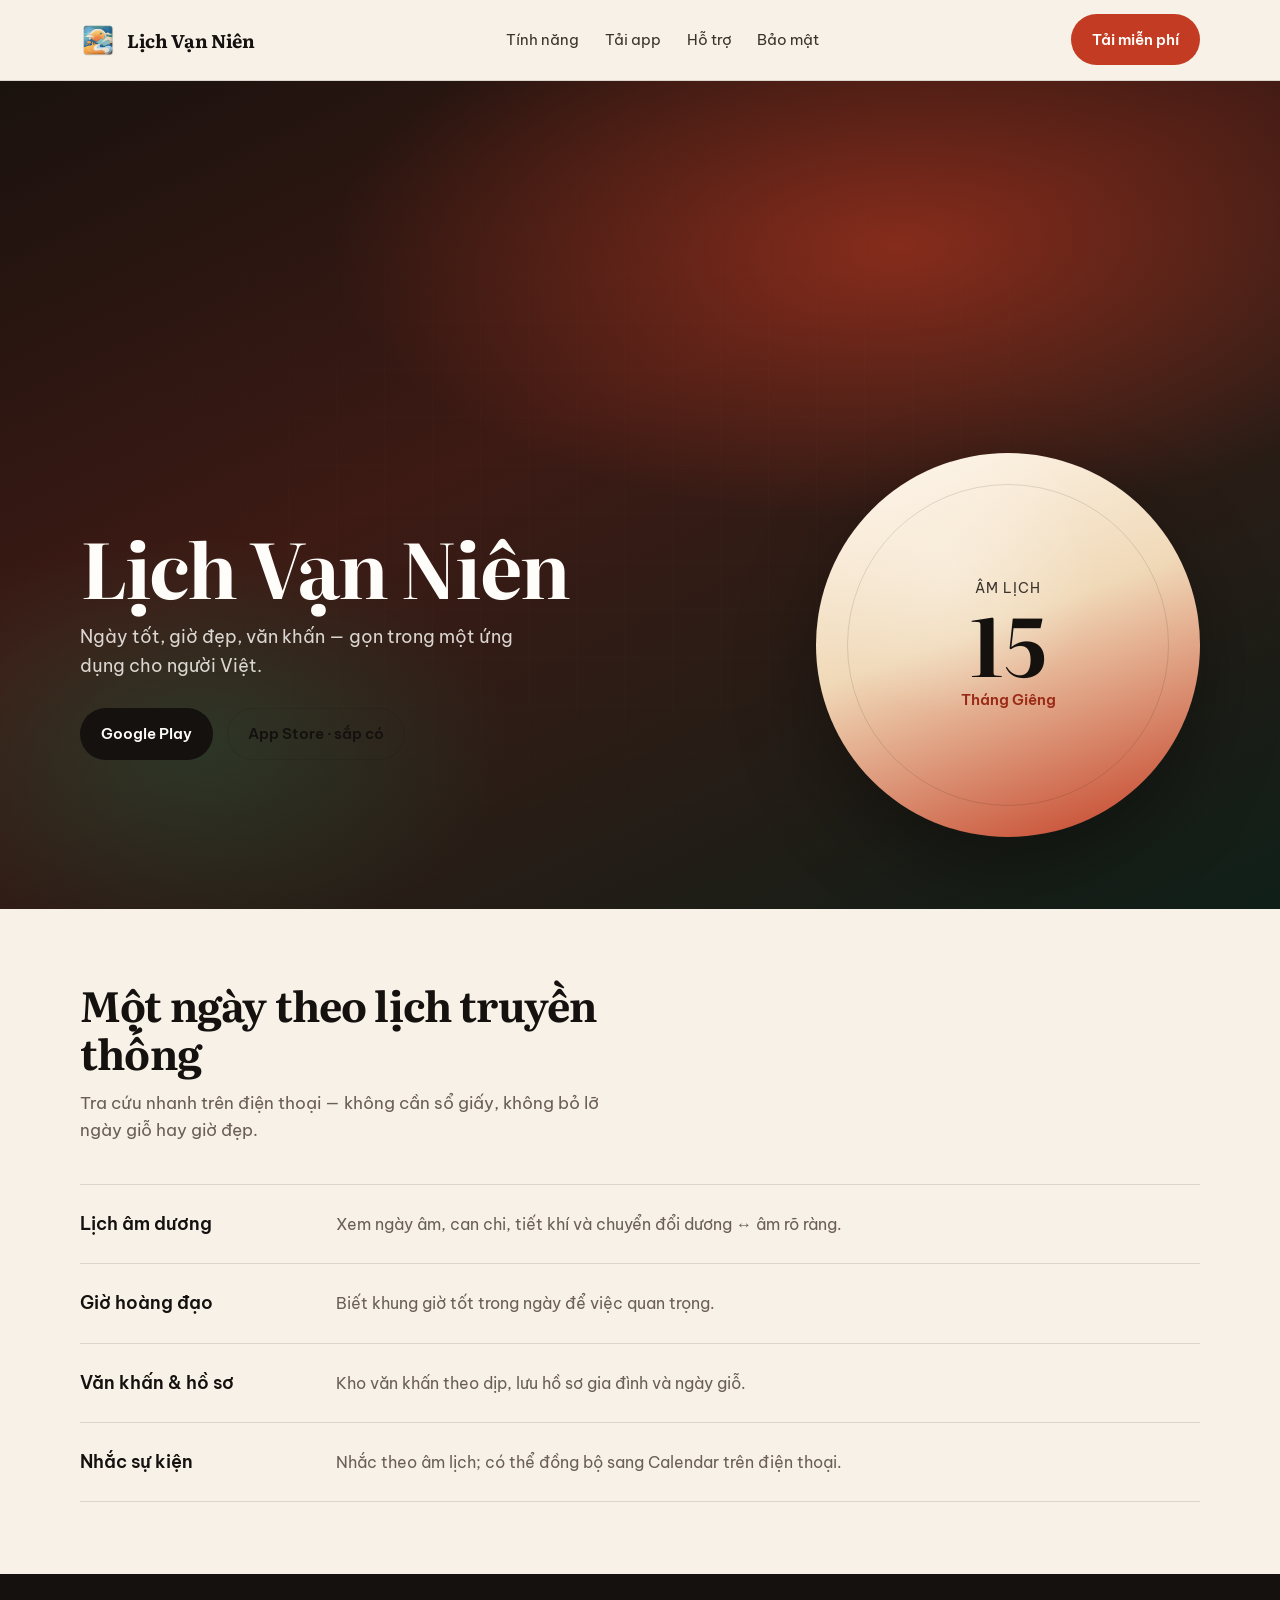
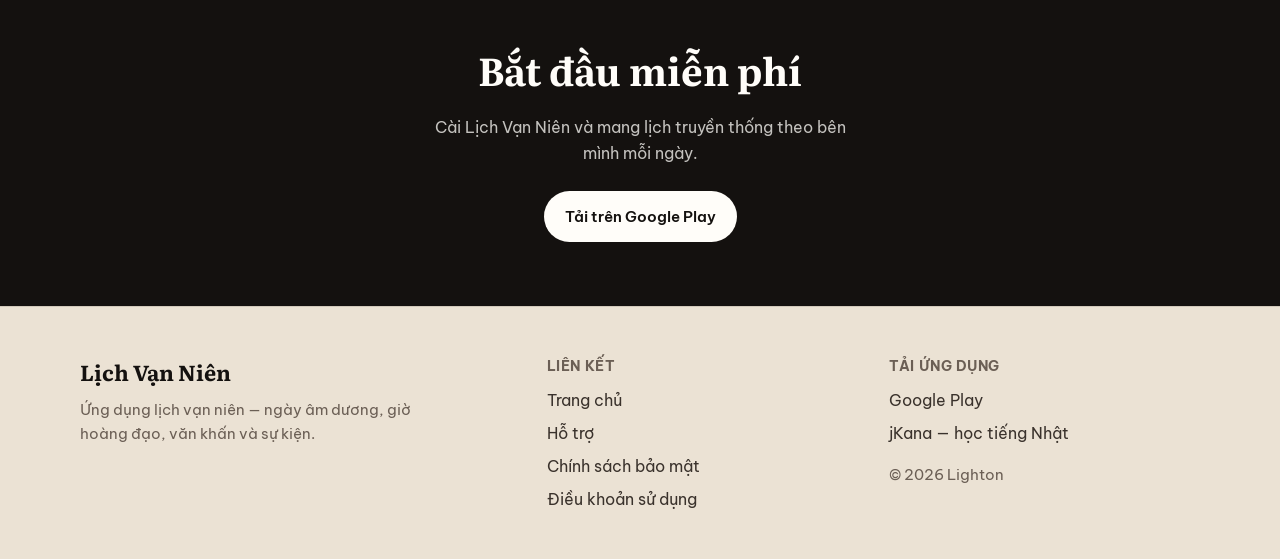
<file: index.html>
<!DOCTYPE html>
<html lang="vi">
<head>
  <meta charset="utf-8">
  <meta name="viewport" content="width=device-width, initial-scale=1">
  <title>Lịch Vạn Niên — Lịch âm dương, văn khấn & sự kiện</title>
  <meta name="description" content="Lịch Vạn Niên: xem ngày âm dương, giờ hoàng đạo, văn khấn truyền thống, xem quẻ và nhắc sự kiện cho người Việt.">
  <meta property="og:title" content="Lịch Vạn Niên">
  <meta property="og:description" content="Ngày tốt, giờ đẹp, văn khấn — trên điện thoại của bạn.">
  <meta property="og:image" content="https://lightonalan.github.io/icon.png">
  <link rel="icon" href="icon.png?v=2" type="image/png">
  <link rel="apple-touch-icon" href="icon.png?v=2">
  <link rel="stylesheet" href="styles.css">
</head>
<body>
  <header class="site-header">
    <nav class="wrap nav">
      <a class="brand" href="./">
        <img src="icon.png" alt="" width="36" height="36">
        Lịch Vạn Niên
      </a>
      <div class="nav-links">
        <a href="#features">Tính năng</a>
        <a href="#download">Tải app</a>
        <a href="support/">Hỗ trợ</a>
        <a href="privacy/">Bảo mật</a>
      </div>
      <a class="btn" href="#download">Tải miễn phí</a>
    </nav>
  </header>

  <section class="hero">
    <div class="hero-bg" aria-hidden="true"></div>
    <div class="hero-inner">
      <div class="hero-copy">
        <h1 class="hero-brand">Lịch Vạn Niên</h1>
        <p class="hero-lead">Ngày tốt, giờ đẹp, văn khấn — gọn trong một ứng dụng cho người Việt.</p>
        <div class="hero-actions" id="download">
          <a class="btn btn-dark" href="https://play.google.com/store/apps/details?id=com.lighton.calendar" target="_blank" rel="noopener">Google Play</a>
          <span class="btn btn-ghost" aria-disabled="true">App Store · sắp có</span>
        </div>
      </div>
      <div class="hero-visual" aria-hidden="true">
        <div class="hero-orb">
          <div class="hero-orb-day">
            <small>Âm lịch</small>
            <strong>15</strong>
            <span>Tháng Giêng</span>
          </div>
        </div>
      </div>
    </div>
  </section>

  <section id="features" class="section">
    <div class="wrap">
      <div class="section-head">
        <h2>Một ngày theo lịch truyền thống</h2>
        <p>Tra cứu nhanh trên điện thoại — không cần sổ giấy, không bỏ lỡ ngày giỗ hay giờ đẹp.</p>
      </div>
      <div class="feature-list">
        <div class="feature-row">
          <h3>Lịch âm dương</h3>
          <p>Xem ngày âm, can chi, tiết khí và chuyển đổi dương ↔ âm rõ ràng.</p>
        </div>
        <div class="feature-row">
          <h3>Giờ hoàng đạo</h3>
          <p>Biết khung giờ tốt trong ngày để việc quan trọng.</p>
        </div>
        <div class="feature-row">
          <h3>Văn khấn & hồ sơ</h3>
          <p>Kho văn khấn theo dịp, lưu hồ sơ gia đình và ngày giỗ.</p>
        </div>
        <div class="feature-row">
          <h3>Nhắc sự kiện</h3>
          <p>Nhắc theo âm lịch; có thể đồng bộ sang Calendar trên điện thoại.</p>
        </div>
      </div>
    </div>
  </section>

  <section class="band">
    <div class="wrap">
      <h2>Bắt đầu miễn phí</h2>
      <p>Cài Lịch Vạn Niên và mang lịch truyền thống theo bên mình mỗi ngày.</p>
      <a class="btn" href="https://play.google.com/store/apps/details?id=com.lighton.calendar" target="_blank" rel="noopener">Tải trên Google Play</a>
    </div>
  </section>

  <footer class="site-footer">
    <div class="wrap footer-grid">
      <div>
        <p class="footer-brand">Lịch Vạn Niên</p>
        <p class="footer-note">Ứng dụng lịch vạn niên — ngày âm dương, giờ hoàng đạo, văn khấn và sự kiện.</p>
      </div>
      <div>
        <strong>Liên kết</strong>
        <a href="./">Trang chủ</a>
        <a href="support/">Hỗ trợ</a>
        <a href="privacy/">Chính sách bảo mật</a>
        <a href="terms/">Điều khoản sử dụng</a>
      </div>
      <div>
        <strong>Tải ứng dụng</strong>
        <a href="https://play.google.com/store/apps/details?id=com.lighton.calendar" target="_blank" rel="noopener">Google Play</a>
        <a href="jkana/">jKana — học tiếng Nhật</a>
        <p class="footer-note" style="margin-top:1rem">© 2026 Lighton</p>
      </div>
    </div>
  </footer>
</body>
</html>
</file>
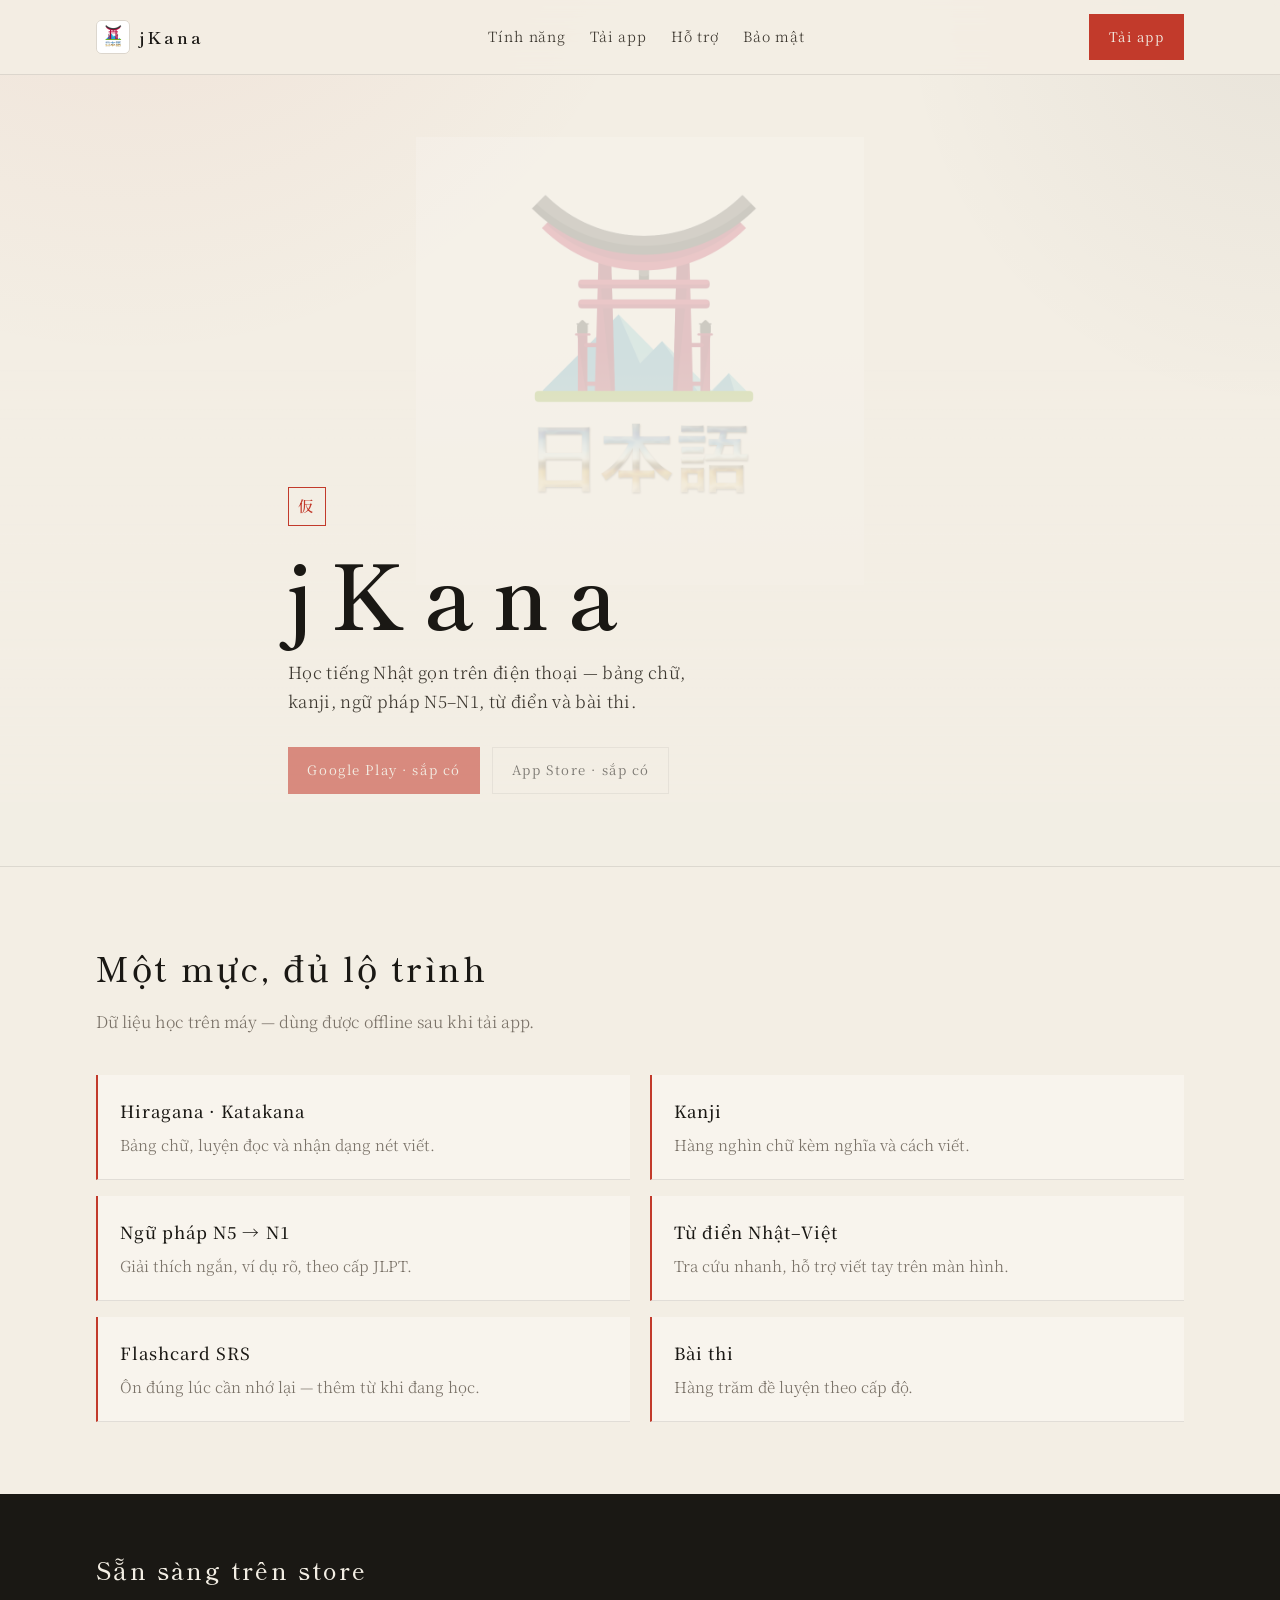
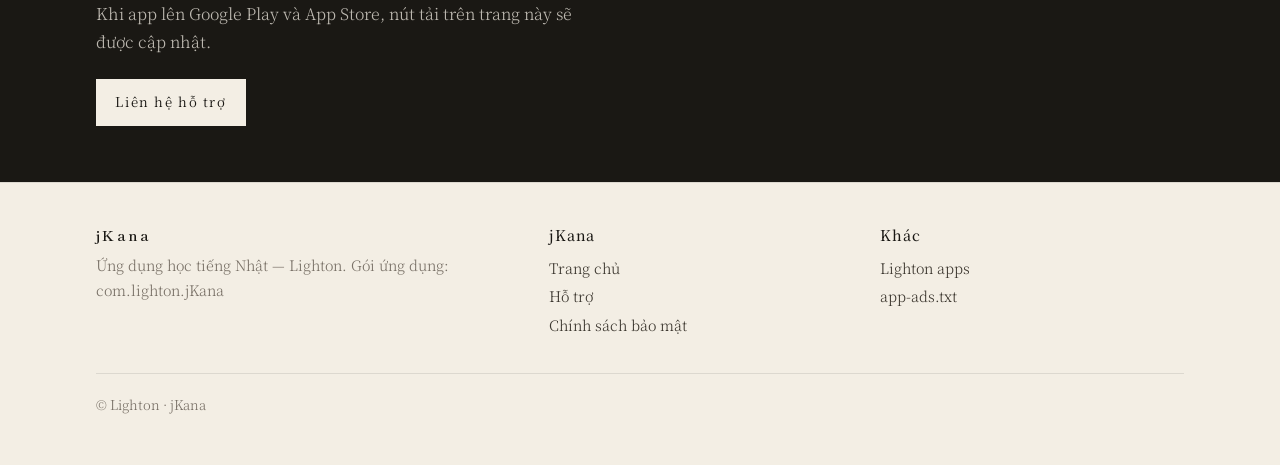
<file: jkana/index.html>
<!DOCTYPE html>
<html lang="vi">
<head>
  <meta charset="utf-8">
  <meta name="viewport" content="width=device-width, initial-scale=1">
  <title>jKana — Học tiếng Nhật</title>
  <meta name="description" content="jKana: học hiragana, katakana, kanji, ngữ pháp N5–N1, từ điển Nhật–Việt và bài thi — offline trên điện thoại.">
  <meta property="og:title" content="jKana — Học tiếng Nhật">
  <meta property="og:description" content="Bảng chữ, kanji, ngữ pháp, từ điển viết tay và flashcard SRS.">
  <meta property="og:image" content="https://lightonalan.github.io/jkana/og.png">
  <meta property="og:url" content="https://lightonalan.github.io/jkana/">
  <link rel="canonical" href="https://lightonalan.github.io/jkana/">
  <link rel="icon" href="icon.png" type="image/png">
  <link rel="apple-touch-icon" href="icon-192.png">
  <link rel="stylesheet" href="styles.css">
</head>
<body>
  <header class="site-header">
    <nav class="wrap nav">
      <a class="brand" href="./">
        <img src="icon.png" alt="" width="36" height="36">
        jKana
      </a>
      <div class="nav-links">
        <a href="#features">Tính năng</a>
        <a href="#download">Tải app</a>
        <a href="support/">Hỗ trợ</a>
        <a href="privacy/">Bảo mật</a>
      </div>
      <a class="btn" href="#download">Tải app</a>
    </nav>
  </header>

  <section class="hero">
    <div class="hero-plane" aria-hidden="true"></div>
    <div class="hero-inner">
      <span class="hero-seal">仮</span>
      <h1>jKana</h1>
      <p class="hero-lead">Học tiếng Nhật gọn trên điện thoại — bảng chữ, kanji, ngữ pháp N5–N1, từ điển và bài thi.</p>
      <div class="hero-actions" id="download">
        <span class="btn" aria-disabled="true">Google Play · sắp có</span>
        <span class="btn btn-ghost" aria-disabled="true">App Store · sắp có</span>
      </div>
    </div>
  </section>

  <section id="features" class="section">
    <div class="wrap">
      <div class="section-head">
        <h2>Một mực, đủ lộ trình</h2>
        <p>Dữ liệu học trên máy — dùng được offline sau khi tải app.</p>
      </div>
      <div class="feature-grid">
        <div class="feature">
          <h3>Hiragana · Katakana</h3>
          <p>Bảng chữ, luyện đọc và nhận dạng nét viết.</p>
        </div>
        <div class="feature">
          <h3>Kanji</h3>
          <p>Hàng nghìn chữ kèm nghĩa và cách viết.</p>
        </div>
        <div class="feature">
          <h3>Ngữ pháp N5 → N1</h3>
          <p>Giải thích ngắn, ví dụ rõ, theo cấp JLPT.</p>
        </div>
        <div class="feature">
          <h3>Từ điển Nhật–Việt</h3>
          <p>Tra cứu nhanh, hỗ trợ viết tay trên màn hình.</p>
        </div>
        <div class="feature">
          <h3>Flashcard SRS</h3>
          <p>Ôn đúng lúc cần nhớ lại — thêm từ khi đang học.</p>
        </div>
        <div class="feature">
          <h3>Bài thi</h3>
          <p>Hàng trăm đề luyện theo cấp độ.</p>
        </div>
      </div>
    </div>
  </section>

  <section class="band">
    <div class="wrap">
      <h2>Sẵn sàng trên store</h2>
      <p>Khi app lên Google Play và App Store, nút tải trên trang này sẽ được cập nhật.</p>
      <a class="btn" href="support/">Liên hệ hỗ trợ</a>
    </div>
  </section>

  <footer class="site-footer">
    <div class="wrap footer-grid">
      <div>
        <p class="footer-brand">jKana</p>
        <p class="footer-note">Ứng dụng học tiếng Nhật — Lighton. Gói ứng dụng: com.lighton.jKana</p>
      </div>
      <div>
        <strong>jKana</strong>
        <a href="./">Trang chủ</a>
        <a href="support/">Hỗ trợ</a>
        <a href="privacy/">Chính sách bảo mật</a>
      </div>
      <div>
        <strong>Khác</strong>
        <a href="../">Lighton apps</a>
        <a href="../app-ads.txt">app-ads.txt</a>
      </div>
    </div>
    <div class="wrap footer-copy">© Lighton · jKana</div>
  </footer>
</body>
</html>
</file>
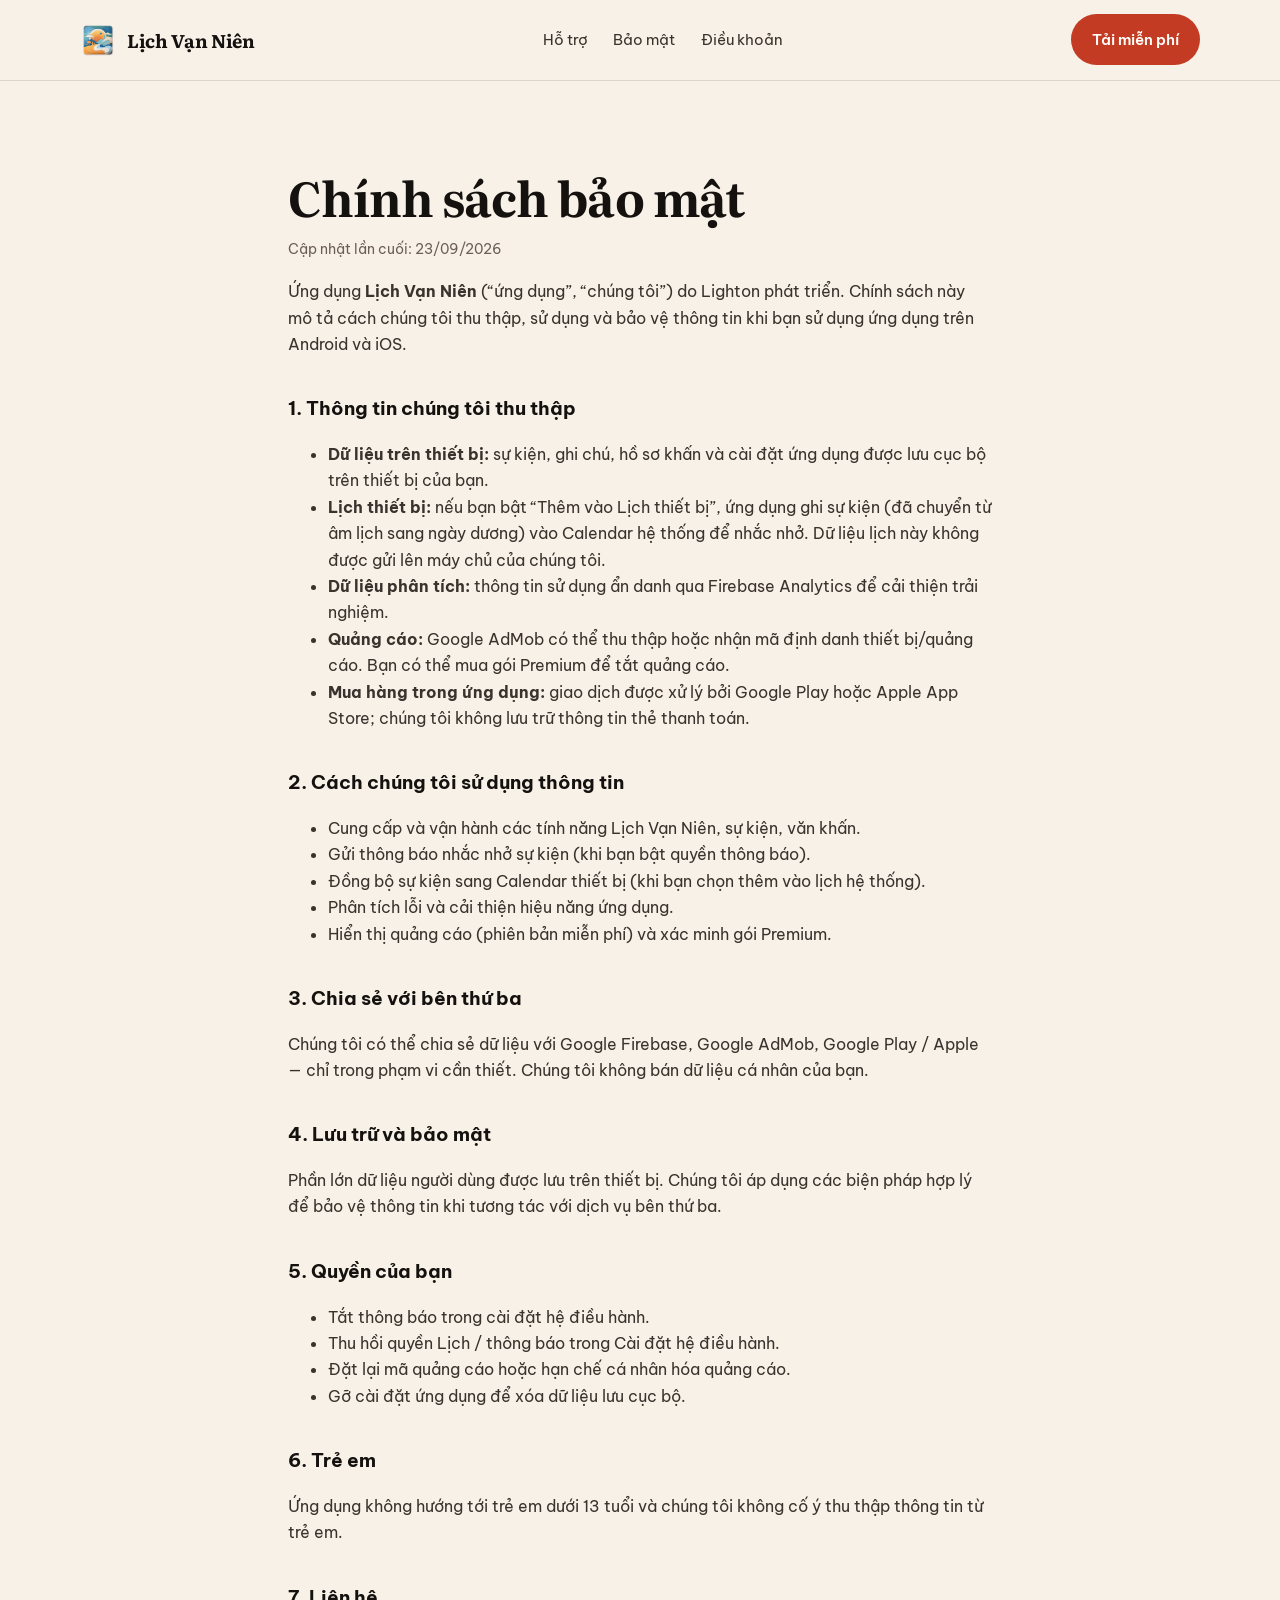
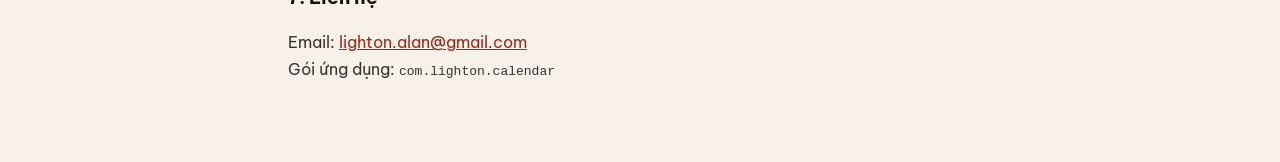
<file: privacy/index.html>
<!DOCTYPE html>
<html lang="vi">
<head>
  <meta charset="utf-8">
  <meta name="viewport" content="width=device-width, initial-scale=1">
  <title>Chính sách bảo mật — Lịch Vạn Niên</title>
  <meta name="description" content="Chính sách bảo mật của ứng dụng Lịch Vạn Niên (com.lighton.calendar).">
  <link rel="icon" href="../icon.png?v=2" type="image/png">
  <link rel="apple-touch-icon" href="../icon.png?v=2">
  <link rel="stylesheet" href="../styles.css">
</head>
<body>
  <header class="site-header">
    <nav class="wrap nav">
      <a class="brand" href="../">
        <img src="../icon.png" alt="" width="36" height="36">
        Lịch Vạn Niên
      </a>
      <div class="nav-links">
        <a href="../support/">Hỗ trợ</a>
        <a href="../privacy/">Bảo mật</a>
        <a href="../terms/">Điều khoản</a>
      </div>
      <a class="btn" href="../#download">Tải miễn phí</a>
    </nav>
  </header>
  <article class="page">
    <h1>Chính sách bảo mật</h1>
    <p class="date">Cập nhật lần cuối: 23/09/2026</p>
    <p>Ứng dụng <strong>Lịch Vạn Niên</strong> (“ứng dụng”, “chúng tôi”) do Lighton phát triển. Chính sách này mô tả cách chúng tôi thu thập, sử dụng và bảo vệ thông tin khi bạn sử dụng ứng dụng trên Android và iOS.</p>
    <h2>1. Thông tin chúng tôi thu thập</h2>
    <ul>
      <li><strong>Dữ liệu trên thiết bị:</strong> sự kiện, ghi chú, hồ sơ khấn và cài đặt ứng dụng được lưu cục bộ trên thiết bị của bạn.</li>
      <li><strong>Lịch thiết bị:</strong> nếu bạn bật “Thêm vào Lịch thiết bị”, ứng dụng ghi sự kiện (đã chuyển từ âm lịch sang ngày dương) vào Calendar hệ thống để nhắc nhở. Dữ liệu lịch này không được gửi lên máy chủ của chúng tôi.</li>
      <li><strong>Dữ liệu phân tích:</strong> thông tin sử dụng ẩn danh qua Firebase Analytics để cải thiện trải nghiệm.</li>
      <li><strong>Quảng cáo:</strong> Google AdMob có thể thu thập hoặc nhận mã định danh thiết bị/quảng cáo. Bạn có thể mua gói Premium để tắt quảng cáo.</li>
      <li><strong>Mua hàng trong ứng dụng:</strong> giao dịch được xử lý bởi Google Play hoặc Apple App Store; chúng tôi không lưu trữ thông tin thẻ thanh toán.</li>
    </ul>
    <h2>2. Cách chúng tôi sử dụng thông tin</h2>
    <ul>
      <li>Cung cấp và vận hành các tính năng Lịch Vạn Niên, sự kiện, văn khấn.</li>
      <li>Gửi thông báo nhắc nhở sự kiện (khi bạn bật quyền thông báo).</li>
      <li>Đồng bộ sự kiện sang Calendar thiết bị (khi bạn chọn thêm vào lịch hệ thống).</li>
      <li>Phân tích lỗi và cải thiện hiệu năng ứng dụng.</li>
      <li>Hiển thị quảng cáo (phiên bản miễn phí) và xác minh gói Premium.</li>
    </ul>
    <h2>3. Chia sẻ với bên thứ ba</h2>
    <p>Chúng tôi có thể chia sẻ dữ liệu với Google Firebase, Google AdMob, Google Play / Apple — chỉ trong phạm vi cần thiết. Chúng tôi không bán dữ liệu cá nhân của bạn.</p>
    <h2>4. Lưu trữ và bảo mật</h2>
    <p>Phần lớn dữ liệu người dùng được lưu trên thiết bị. Chúng tôi áp dụng các biện pháp hợp lý để bảo vệ thông tin khi tương tác với dịch vụ bên thứ ba.</p>
    <h2>5. Quyền của bạn</h2>
    <ul>
      <li>Tắt thông báo trong cài đặt hệ điều hành.</li>
      <li>Thu hồi quyền Lịch / thông báo trong Cài đặt hệ điều hành.</li>
      <li>Đặt lại mã quảng cáo hoặc hạn chế cá nhân hóa quảng cáo.</li>
      <li>Gỡ cài đặt ứng dụng để xóa dữ liệu lưu cục bộ.</li>
    </ul>
    <h2>6. Trẻ em</h2>
    <p>Ứng dụng không hướng tới trẻ em dưới 13 tuổi và chúng tôi không cố ý thu thập thông tin từ trẻ em.</p>
    <h2>7. Liên hệ</h2>
    <p>Email: <a href="mailto:lighton.alan@gmail.com">lighton.alan@gmail.com</a><br>Gói ứng dụng: <code>com.lighton.calendar</code></p>
  </article>
</body>
</html>
</file>
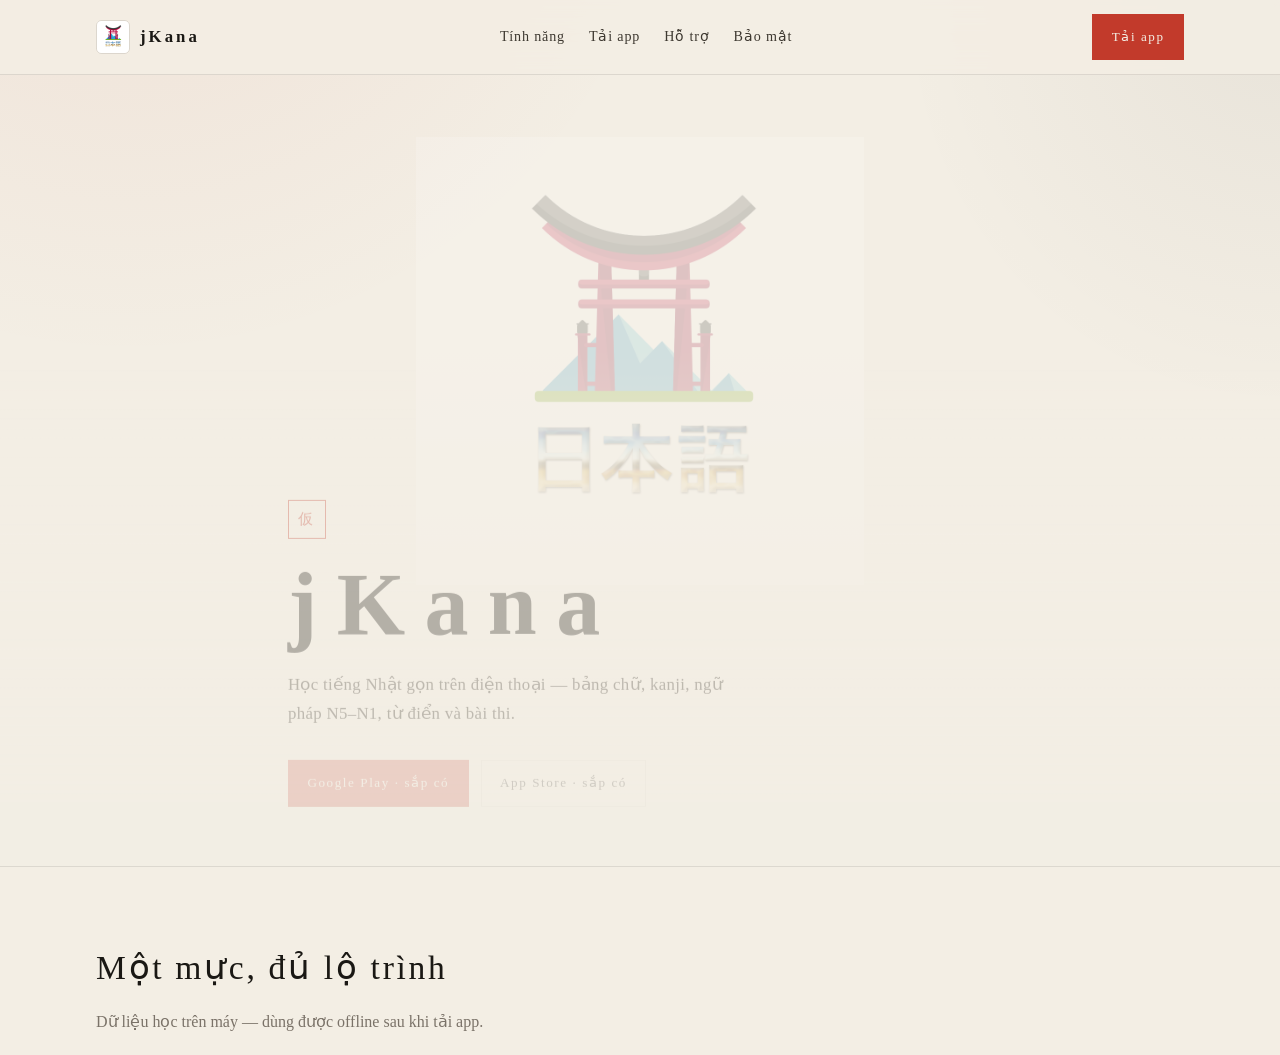
<file: sumi/index.html>
<!DOCTYPE html>
<html lang="vi">
<head>
  <meta charset="utf-8">
  <meta http-equiv="refresh" content="0; url=/jkana/">
  <link rel="canonical" href="https://lightonalan.github.io/jkana/">
  <title>Redirecting to jKana</title>
</head>
<body>
  <p>Đã đổi tên thành <a href="/jkana/">jKana</a>.</p>
</body>
</html>
</file>
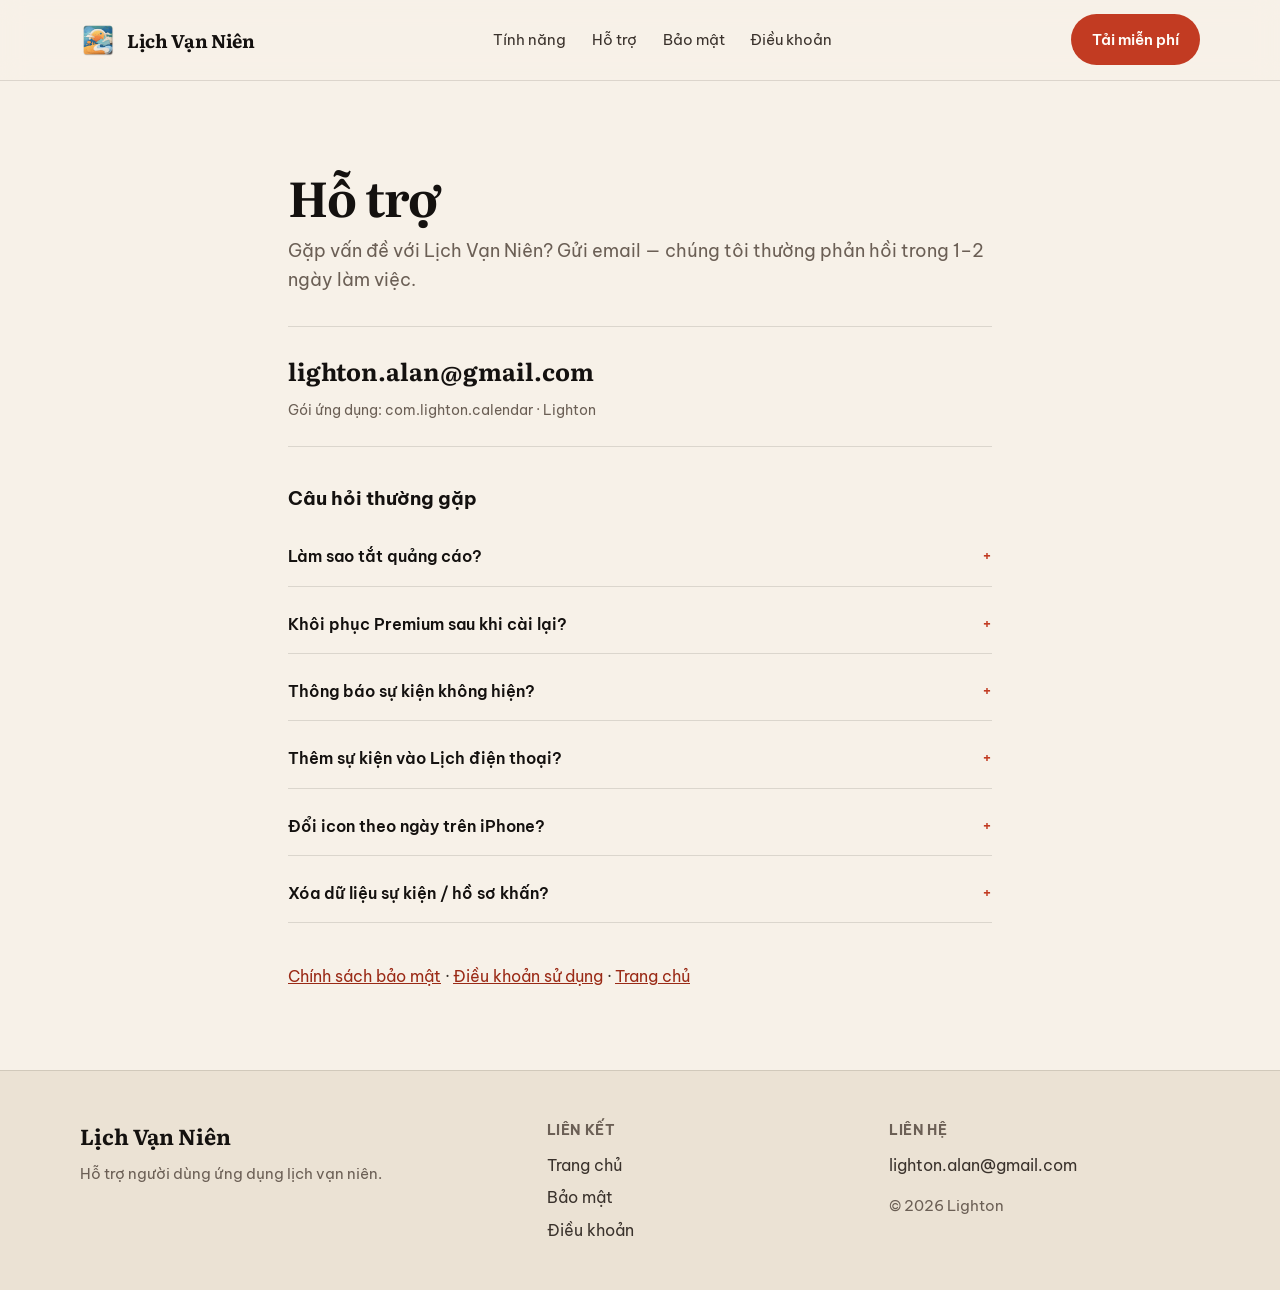
<file: support/index.html>
<!DOCTYPE html>
<html lang="vi">
<head>
  <meta charset="utf-8">
  <meta name="viewport" content="width=device-width, initial-scale=1">
  <title>Hỗ trợ — Lịch Vạn Niên</title>
  <meta name="description" content="Trung tâm hỗ trợ Lịch Vạn Niên: liên hệ, FAQ về Premium, thông báo và lịch thiết bị.">
  <link rel="icon" href="../icon.png?v=2" type="image/png">
  <link rel="apple-touch-icon" href="../icon.png?v=2">
  <link rel="stylesheet" href="../styles.css">
</head>
<body>
  <header class="site-header">
    <nav class="wrap nav">
      <a class="brand" href="../">
        <img src="../icon.png" alt="" width="36" height="36">
        Lịch Vạn Niên
      </a>
      <div class="nav-links">
        <a href="../#features">Tính năng</a>
        <a href="../support/">Hỗ trợ</a>
        <a href="../privacy/">Bảo mật</a>
        <a href="../terms/">Điều khoản</a>
      </div>
      <a class="btn" href="../#download">Tải miễn phí</a>
    </nav>
  </header>

  <main class="page">
    <h1>Hỗ trợ</h1>
    <p class="lede">Gặp vấn đề với Lịch Vạn Niên? Gửi email — chúng tôi thường phản hồi trong 1–2 ngày làm việc.</p>

    <div class="contact-block">
      <a class="mail" href="mailto:lighton.alan@gmail.com">lighton.alan@gmail.com</a>
      <p class="meta">Gói ứng dụng: com.lighton.calendar · Lighton</p>
    </div>

    <h2>Câu hỏi thường gặp</h2>
    <div class="faq">
      <details>
        <summary>Làm sao tắt quảng cáo?</summary>
        <p>Trong app, mở <strong>Nâng hạng</strong> và mua gói tắt quảng cáo hoặc Premium. Menu Nâng hạng chỉ hiện khi cửa hàng có thể tải gói IAP.</p>
      </details>
      <details>
        <summary>Khôi phục Premium sau khi cài lại?</summary>
        <p>Mở app → <strong>Nâng hạng</strong> → <strong>Khôi phục</strong>. Dùng cùng tài khoản Google Play hoặc Apple ID đã mua.</p>
      </details>
      <details>
        <summary>Thông báo sự kiện không hiện?</summary>
        <p>Bật quyền Thông báo cho Lịch Vạn Niên trong Cài đặt hệ thống. Trên Android, tắt tối ưu pin / “hạn chế nền” với app.</p>
      </details>
      <details>
        <summary>Thêm sự kiện vào Lịch điện thoại?</summary>
        <p>Khi tạo sự kiện, bật tùy chọn thêm vào Calendar thiết bị và cấp quyền Lịch. Sự kiện âm lịch được chuyển sang ngày dương tương ứng.</p>
      </details>
      <details>
        <summary>Đổi icon theo ngày trên iPhone?</summary>
        <p>App hỗ trợ icon thay thế theo ngày. Nếu icon không đổi, mở lại app hoặc kiểm tra phiên bản iOS mới nhất.</p>
      </details>
      <details>
        <summary>Xóa dữ liệu sự kiện / hồ sơ khấn?</summary>
        <p>Dữ liệu lưu trên thiết bị. Xóa từng mục trong app, hoặc gỡ cài đặt app để xóa toàn bộ dữ liệu cục bộ.</p>
      </details>
    </div>

    <p style="margin-top:2.5rem">
      <a href="../privacy/">Chính sách bảo mật</a>
      ·
      <a href="../terms/">Điều khoản sử dụng</a>
      ·
      <a href="../">Trang chủ</a>
    </p>
  </main>

  <footer class="site-footer">
    <div class="wrap footer-grid">
      <div>
        <p class="footer-brand">Lịch Vạn Niên</p>
        <p class="footer-note">Hỗ trợ người dùng ứng dụng lịch vạn niên.</p>
      </div>
      <div>
        <strong>Liên kết</strong>
        <a href="../">Trang chủ</a>
        <a href="../privacy/">Bảo mật</a>
        <a href="../terms/">Điều khoản</a>
      </div>
      <div>
        <strong>Liên hệ</strong>
        <a href="mailto:lighton.alan@gmail.com">lighton.alan@gmail.com</a>
        <p class="footer-note" style="margin-top:1rem">© 2026 Lighton</p>
      </div>
    </div>
  </footer>
</body>
</html>
</file>
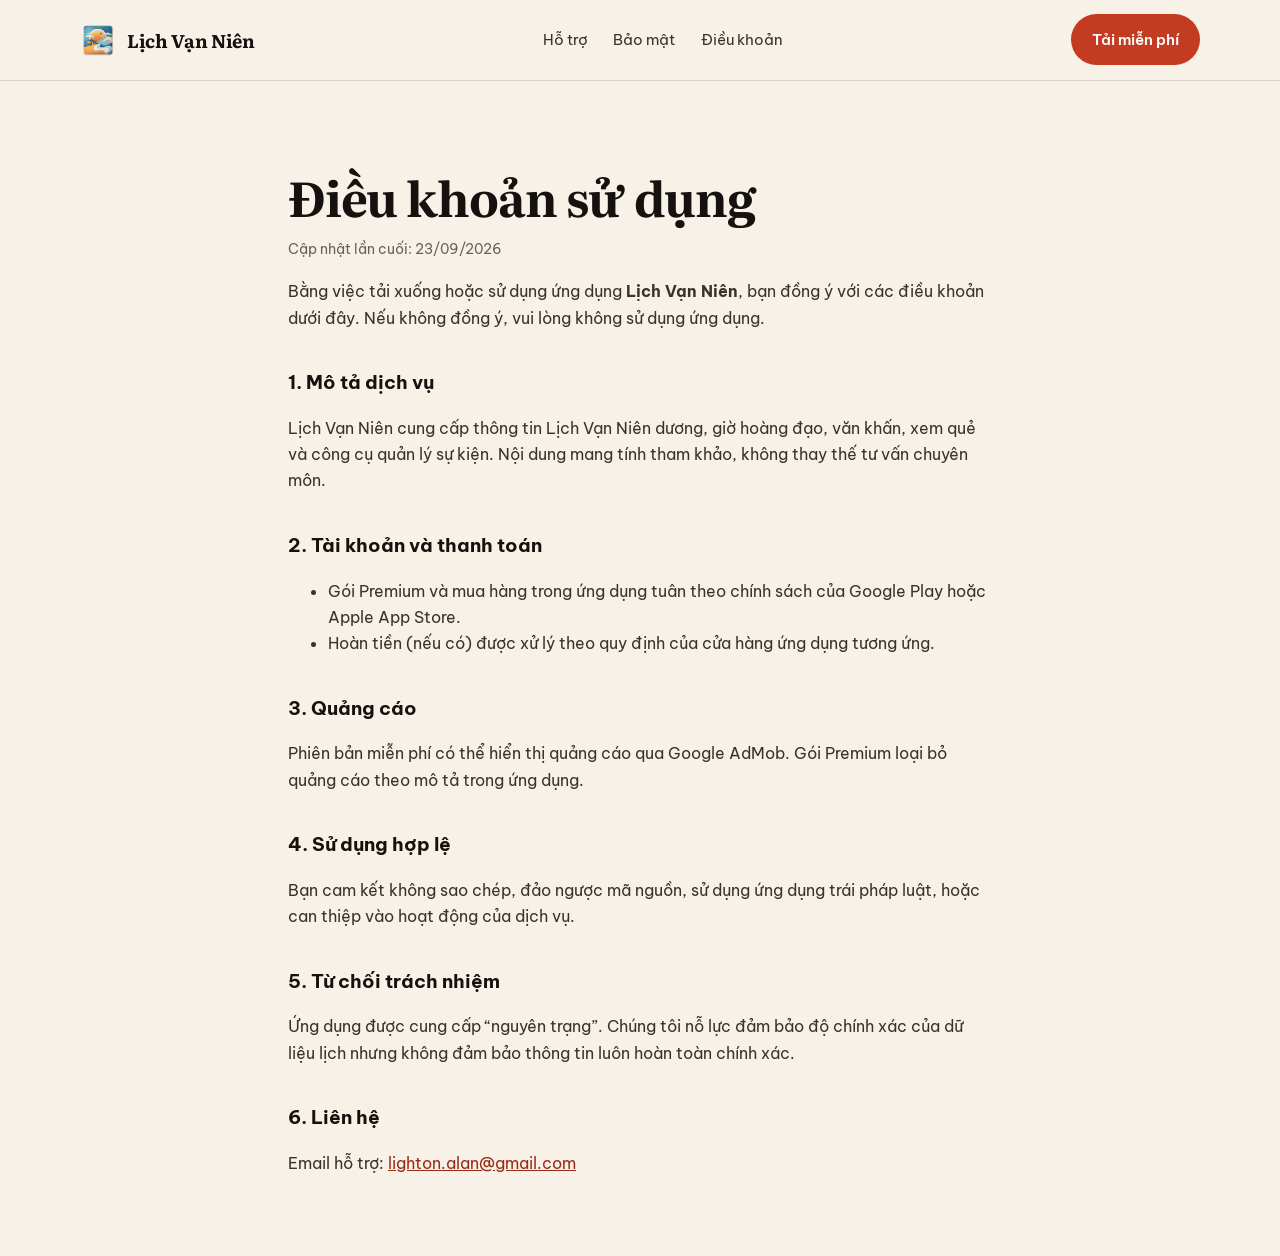
<file: terms/index.html>
<!DOCTYPE html>
<html lang="vi">
<head>
  <meta charset="utf-8">
  <meta name="viewport" content="width=device-width, initial-scale=1">
  <title>Điều khoản sử dụng — Lịch Vạn Niên</title>
  <link rel="icon" href="../icon.png?v=2" type="image/png">
  <link rel="apple-touch-icon" href="../icon.png?v=2">
  <link rel="stylesheet" href="../styles.css">
</head>
<body>
  <header class="site-header">
    <nav class="wrap nav">
      <a class="brand" href="../">
        <img src="../icon.png" alt="" width="36" height="36">
        Lịch Vạn Niên
      </a>
      <div class="nav-links">
        <a href="../support/">Hỗ trợ</a>
        <a href="../privacy/">Bảo mật</a>
        <a href="../terms/">Điều khoản</a>
      </div>
      <a class="btn" href="../#download">Tải miễn phí</a>
    </nav>
  </header>
  <article class="page">
    <h1>Điều khoản sử dụng</h1>
    <p class="date">Cập nhật lần cuối: 23/09/2026</p>
    <p>Bằng việc tải xuống hoặc sử dụng ứng dụng <strong>Lịch Vạn Niên</strong>, bạn đồng ý với các điều khoản dưới đây. Nếu không đồng ý, vui lòng không sử dụng ứng dụng.</p>
    <h2>1. Mô tả dịch vụ</h2>
    <p>Lịch Vạn Niên cung cấp thông tin Lịch Vạn Niên dương, giờ hoàng đạo, văn khấn, xem quẻ và công cụ quản lý sự kiện. Nội dung mang tính tham khảo, không thay thế tư vấn chuyên môn.</p>
    <h2>2. Tài khoản và thanh toán</h2>
    <ul>
      <li>Gói Premium và mua hàng trong ứng dụng tuân theo chính sách của Google Play hoặc Apple App Store.</li>
      <li>Hoàn tiền (nếu có) được xử lý theo quy định của cửa hàng ứng dụng tương ứng.</li>
    </ul>
    <h2>3. Quảng cáo</h2>
    <p>Phiên bản miễn phí có thể hiển thị quảng cáo qua Google AdMob. Gói Premium loại bỏ quảng cáo theo mô tả trong ứng dụng.</p>
    <h2>4. Sử dụng hợp lệ</h2>
    <p>Bạn cam kết không sao chép, đảo ngược mã nguồn, sử dụng ứng dụng trái pháp luật, hoặc can thiệp vào hoạt động của dịch vụ.</p>
    <h2>5. Từ chối trách nhiệm</h2>
    <p>Ứng dụng được cung cấp “nguyên trạng”. Chúng tôi nỗ lực đảm bảo độ chính xác của dữ liệu lịch nhưng không đảm bảo thông tin luôn hoàn toàn chính xác.</p>
    <h2>6. Liên hệ</h2>
    <p>Email hỗ trợ: <a href="mailto:lighton.alan@gmail.com">lighton.alan@gmail.com</a></p>
  </article>
</body>
</html>
</file>
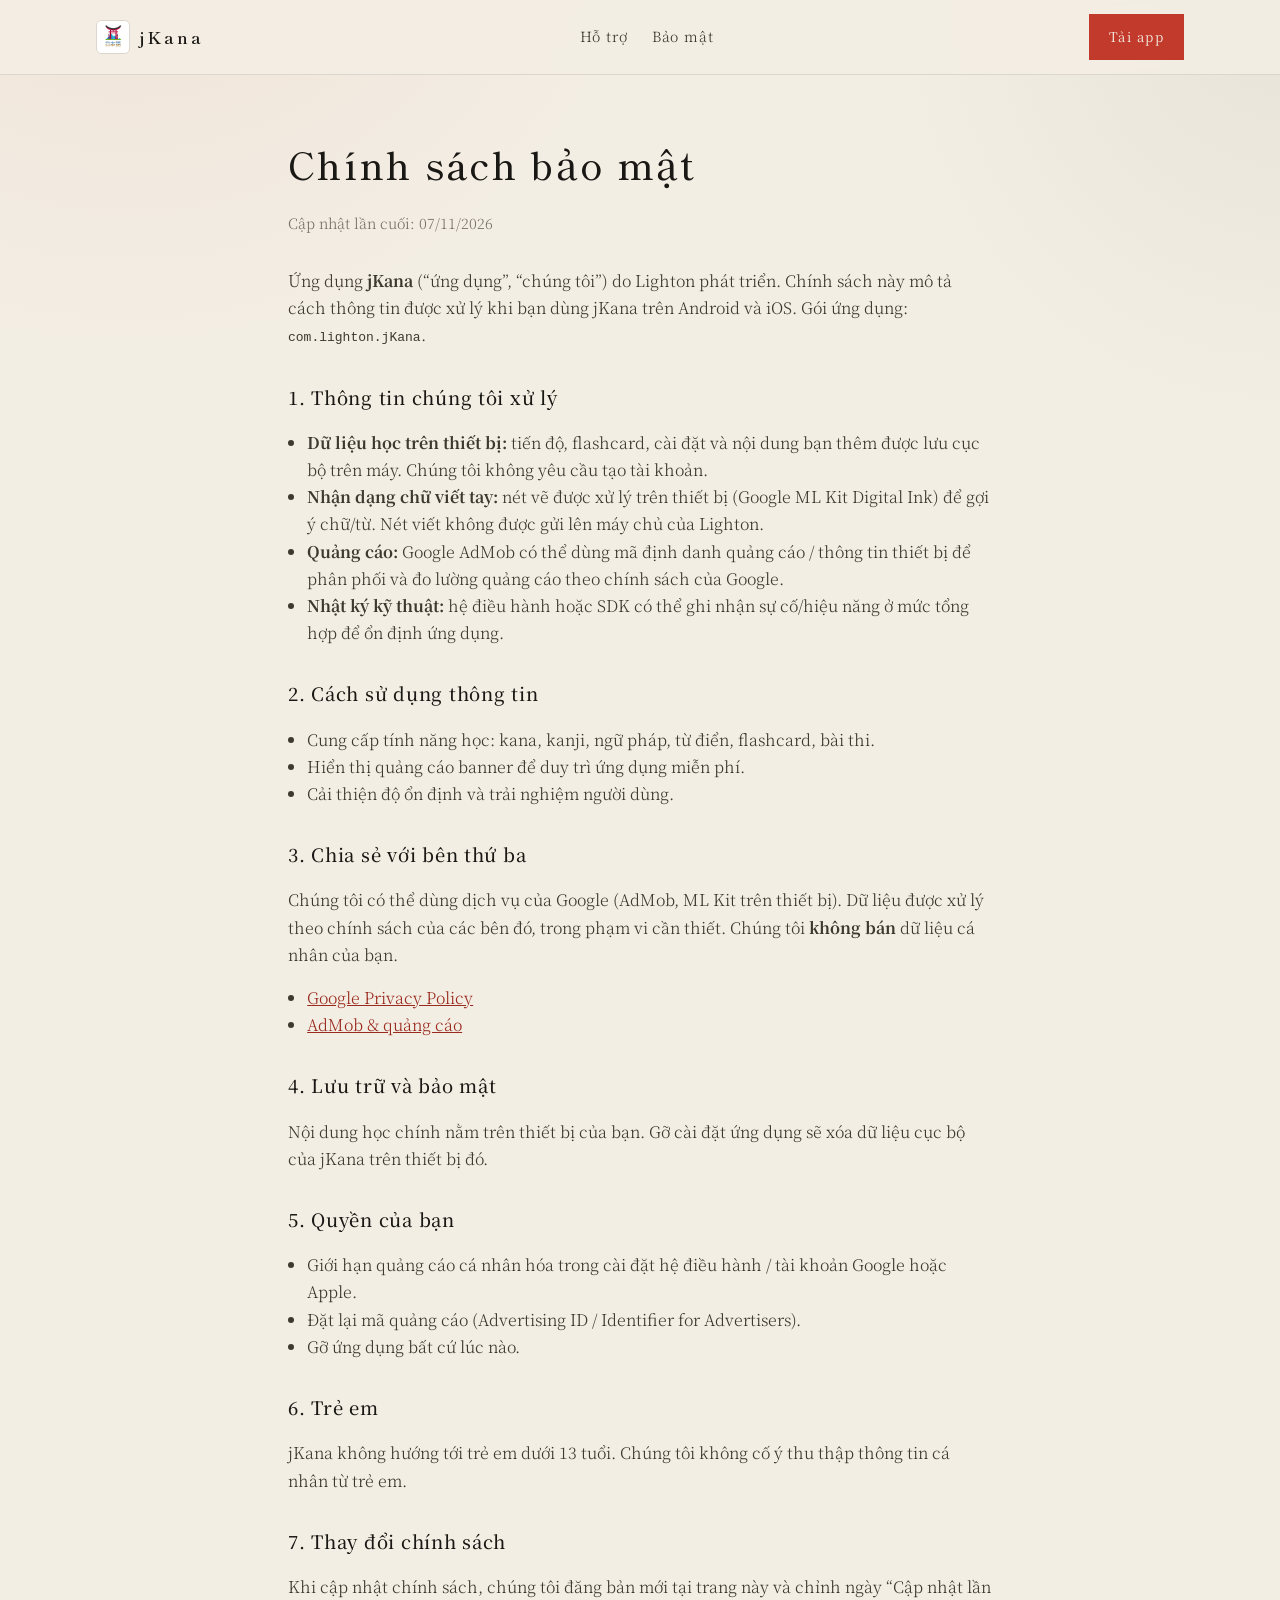
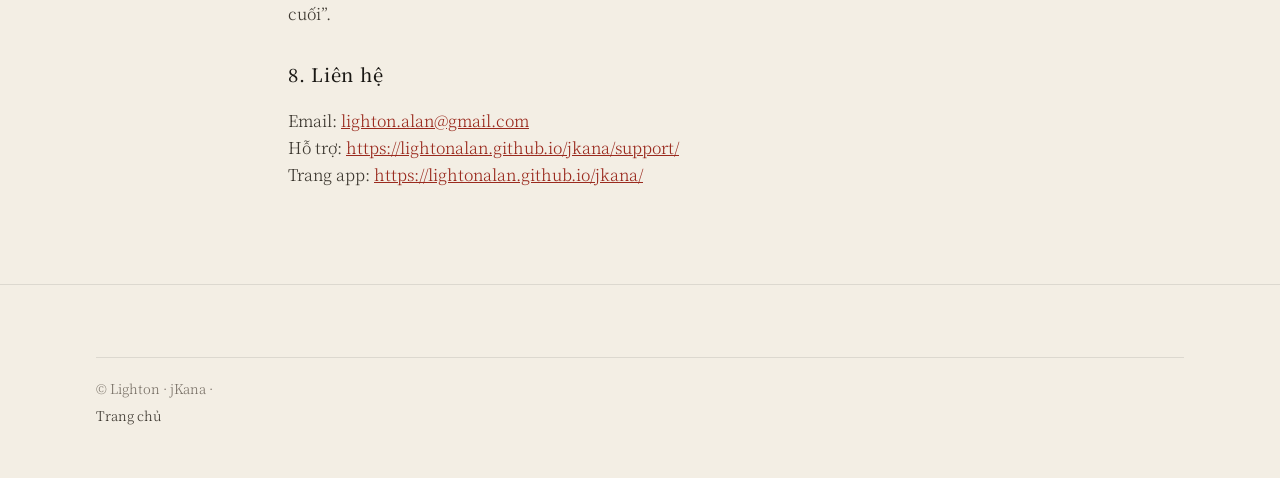
<file: jkana/privacy/index.html>
<!DOCTYPE html>
<html lang="vi">
<head>
  <meta charset="utf-8">
  <meta name="viewport" content="width=device-width, initial-scale=1">
  <title>Chính sách bảo mật — jKana</title>
  <meta name="description" content="Chính sách bảo mật của ứng dụng jKana (com.lighton.jKana).">
  <link rel="canonical" href="https://lightonalan.github.io/jkana/privacy/">
  <link rel="icon" href="../icon.png" type="image/png">
  <link rel="apple-touch-icon" href="../icon-192.png">
  <link rel="stylesheet" href="../styles.css">
</head>
<body>
  <header class="site-header">
    <nav class="wrap nav">
      <a class="brand" href="../">
        <img src="../icon.png" alt="" width="36" height="36">
        jKana
      </a>
      <div class="nav-links">
        <a href="../support/">Hỗ trợ</a>
        <a href="./">Bảo mật</a>
      </div>
      <a class="btn" href="../#download">Tải app</a>
    </nav>
  </header>

  <article class="page">
    <h1>Chính sách bảo mật</h1>
    <p class="date">Cập nhật lần cuối: 07/11/2026</p>
    <p>Ứng dụng <strong>jKana</strong> (“ứng dụng”, “chúng tôi”) do Lighton phát triển. Chính sách này mô tả cách thông tin được xử lý khi bạn dùng jKana trên Android và iOS. Gói ứng dụng: <code>com.lighton.jKana</code>.</p>

    <h2>1. Thông tin chúng tôi xử lý</h2>
    <ul>
      <li><strong>Dữ liệu học trên thiết bị:</strong> tiến độ, flashcard, cài đặt và nội dung bạn thêm được lưu cục bộ trên máy. Chúng tôi không yêu cầu tạo tài khoản.</li>
      <li><strong>Nhận dạng chữ viết tay:</strong> nét vẽ được xử lý trên thiết bị (Google ML Kit Digital Ink) để gợi ý chữ/từ. Nét viết không được gửi lên máy chủ của Lighton.</li>
      <li><strong>Quảng cáo:</strong> Google AdMob có thể dùng mã định danh quảng cáo / thông tin thiết bị để phân phối và đo lường quảng cáo theo chính sách của Google.</li>
      <li><strong>Nhật ký kỹ thuật:</strong> hệ điều hành hoặc SDK có thể ghi nhận sự cố/hiệu năng ở mức tổng hợp để ổn định ứng dụng.</li>
    </ul>

    <h2>2. Cách sử dụng thông tin</h2>
    <ul>
      <li>Cung cấp tính năng học: kana, kanji, ngữ pháp, từ điển, flashcard, bài thi.</li>
      <li>Hiển thị quảng cáo banner để duy trì ứng dụng miễn phí.</li>
      <li>Cải thiện độ ổn định và trải nghiệm người dùng.</li>
    </ul>

    <h2>3. Chia sẻ với bên thứ ba</h2>
    <p>Chúng tôi có thể dùng dịch vụ của Google (AdMob, ML Kit trên thiết bị). Dữ liệu được xử lý theo chính sách của các bên đó, trong phạm vi cần thiết. Chúng tôi <strong>không bán</strong> dữ liệu cá nhân của bạn.</p>
    <ul>
      <li><a href="https://policies.google.com/privacy" target="_blank" rel="noopener">Google Privacy Policy</a></li>
      <li><a href="https://support.google.com/admob/answer/6128543" target="_blank" rel="noopener">AdMob &amp; quảng cáo</a></li>
    </ul>

    <h2>4. Lưu trữ và bảo mật</h2>
    <p>Nội dung học chính nằm trên thiết bị của bạn. Gỡ cài đặt ứng dụng sẽ xóa dữ liệu cục bộ của jKana trên thiết bị đó.</p>

    <h2>5. Quyền của bạn</h2>
    <ul>
      <li>Giới hạn quảng cáo cá nhân hóa trong cài đặt hệ điều hành / tài khoản Google hoặc Apple.</li>
      <li>Đặt lại mã quảng cáo (Advertising ID / Identifier for Advertisers).</li>
      <li>Gỡ ứng dụng bất cứ lúc nào.</li>
    </ul>

    <h2>6. Trẻ em</h2>
    <p>jKana không hướng tới trẻ em dưới 13 tuổi. Chúng tôi không cố ý thu thập thông tin cá nhân từ trẻ em.</p>

    <h2>7. Thay đổi chính sách</h2>
    <p>Khi cập nhật chính sách, chúng tôi đăng bản mới tại trang này và chỉnh ngày “Cập nhật lần cuối”.</p>

    <h2>8. Liên hệ</h2>
    <p>
      Email: <a href="mailto:lighton.alan@gmail.com">lighton.alan@gmail.com</a><br>
      Hỗ trợ: <a href="../support/">https://lightonalan.github.io/jkana/support/</a><br>
      Trang app: <a href="../">https://lightonalan.github.io/jkana/</a>
    </p>
  </article>

  <footer class="site-footer">
    <div class="wrap footer-copy">© Lighton · jKana · <a href="../">Trang chủ</a></div>
  </footer>
</body>
</html>
</file>
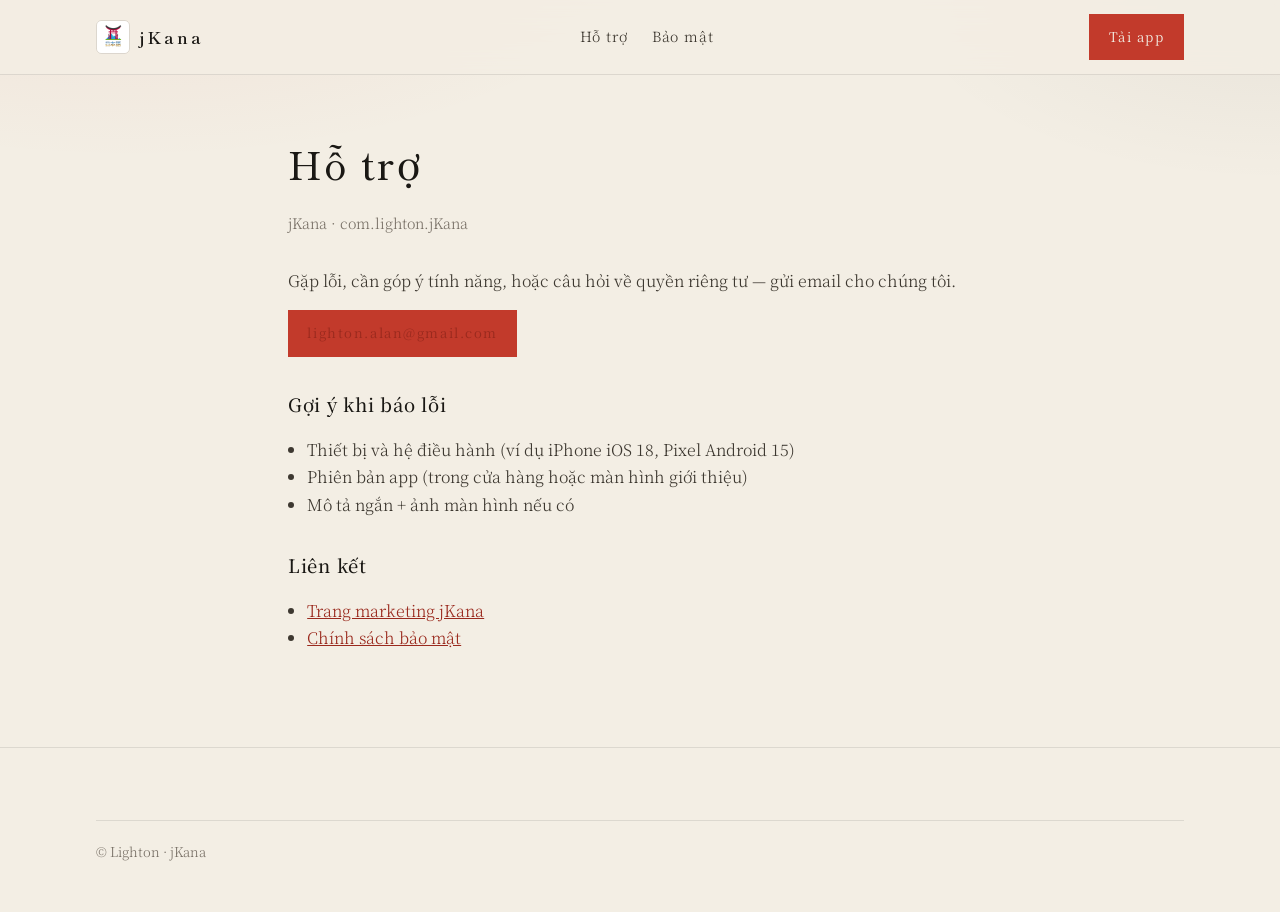
<file: jkana/support/index.html>
<!DOCTYPE html>
<html lang="vi">
<head>
  <meta charset="utf-8">
  <meta name="viewport" content="width=device-width, initial-scale=1">
  <title>Hỗ trợ — jKana</title>
  <meta name="description" content="Hỗ trợ ứng dụng jKana — học tiếng Nhật.">
  <link rel="canonical" href="https://lightonalan.github.io/jkana/support/">
  <link rel="icon" href="../icon.png" type="image/png">
  <link rel="apple-touch-icon" href="../icon-192.png">
  <link rel="stylesheet" href="../styles.css">
</head>
<body>
  <header class="site-header">
    <nav class="wrap nav">
      <a class="brand" href="../">
        <img src="../icon.png" alt="" width="36" height="36">
        jKana
      </a>
      <div class="nav-links">
        <a href="./">Hỗ trợ</a>
        <a href="../privacy/">Bảo mật</a>
      </div>
      <a class="btn" href="../#download">Tải app</a>
    </nav>
  </header>

  <article class="page">
    <h1>Hỗ trợ</h1>
    <p class="date">jKana · com.lighton.jKana</p>
    <p>Gặp lỗi, cần góp ý tính năng, hoặc câu hỏi về quyền riêng tư — gửi email cho chúng tôi.</p>
    <p><a class="btn" href="mailto:lighton.alan@gmail.com?subject=jKana%20support">lighton.alan@gmail.com</a></p>
    <h2>Gợi ý khi báo lỗi</h2>
    <ul>
      <li>Thiết bị và hệ điều hành (ví dụ iPhone iOS 18, Pixel Android 15)</li>
      <li>Phiên bản app (trong cửa hàng hoặc màn hình giới thiệu)</li>
      <li>Mô tả ngắn + ảnh màn hình nếu có</li>
    </ul>
    <h2>Liên kết</h2>
    <ul>
      <li><a href="../">Trang marketing jKana</a></li>
      <li><a href="../privacy/">Chính sách bảo mật</a></li>
    </ul>
  </article>

  <footer class="site-footer">
    <div class="wrap footer-copy">© Lighton · jKana</div>
  </footer>
</body>
</html>
</file>
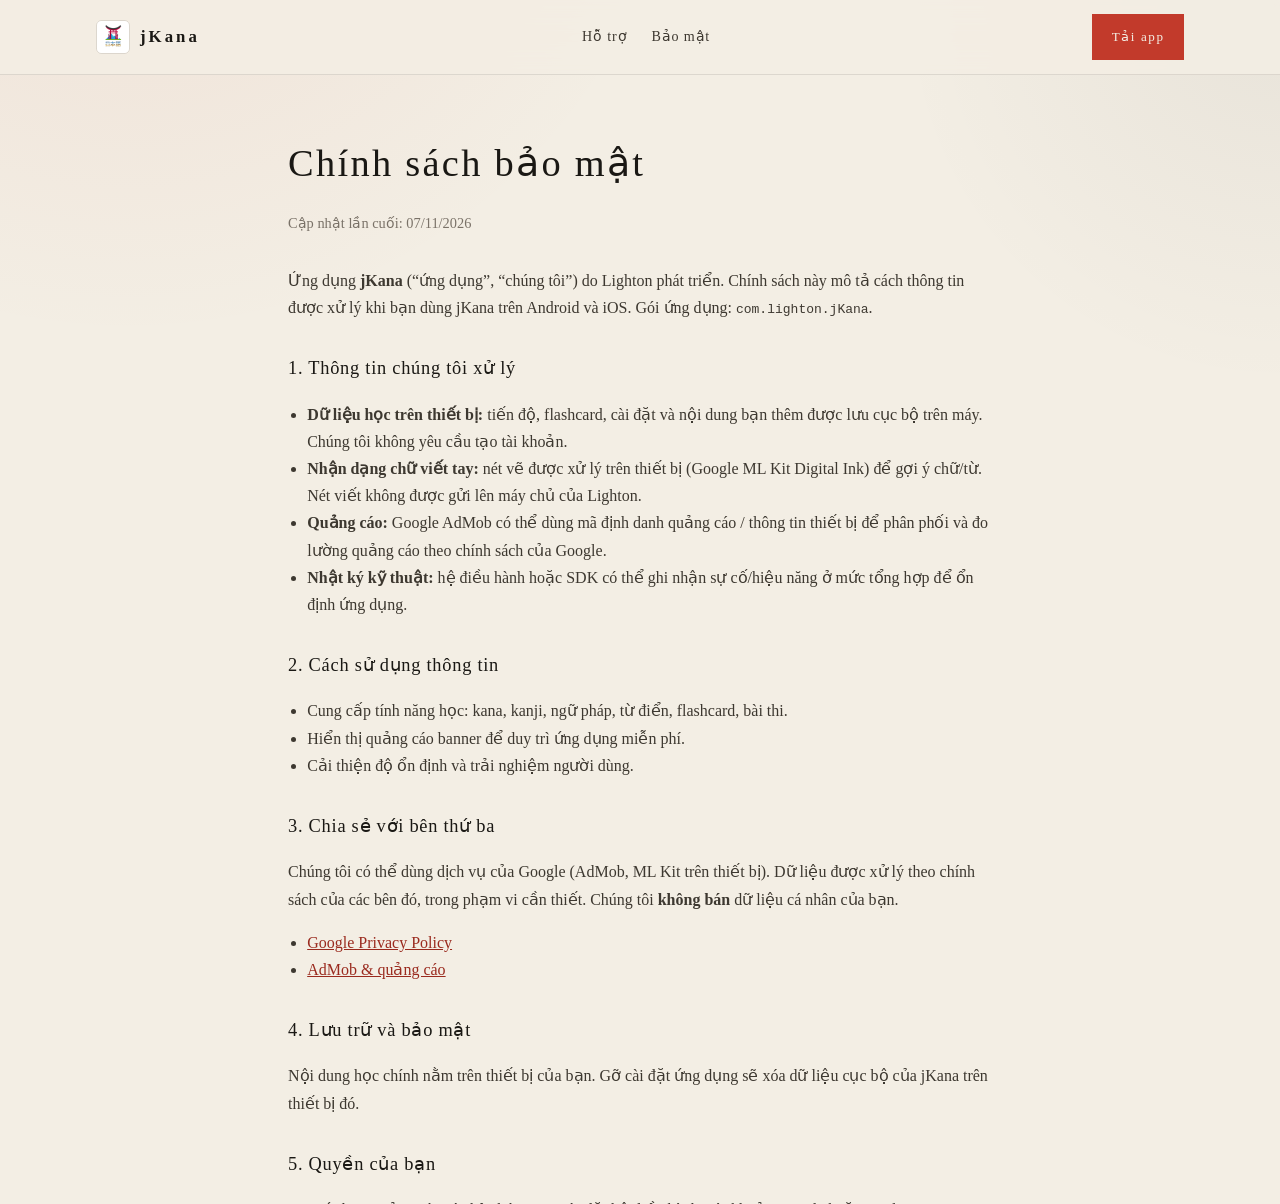
<file: sumi/privacy/index.html>
<!DOCTYPE html>
<html lang="vi"><head>
  <meta charset="utf-8">
  <meta http-equiv="refresh" content="0; url=/jkana/privacy/">
  <link rel="canonical" href="https://lightonalan.github.io/jkana/privacy/">
  <title>Redirecting</title>
</head><body><p><a href="/jkana/privacy/">Chính sách bảo mật jKana</a></p></body></html>
</file>
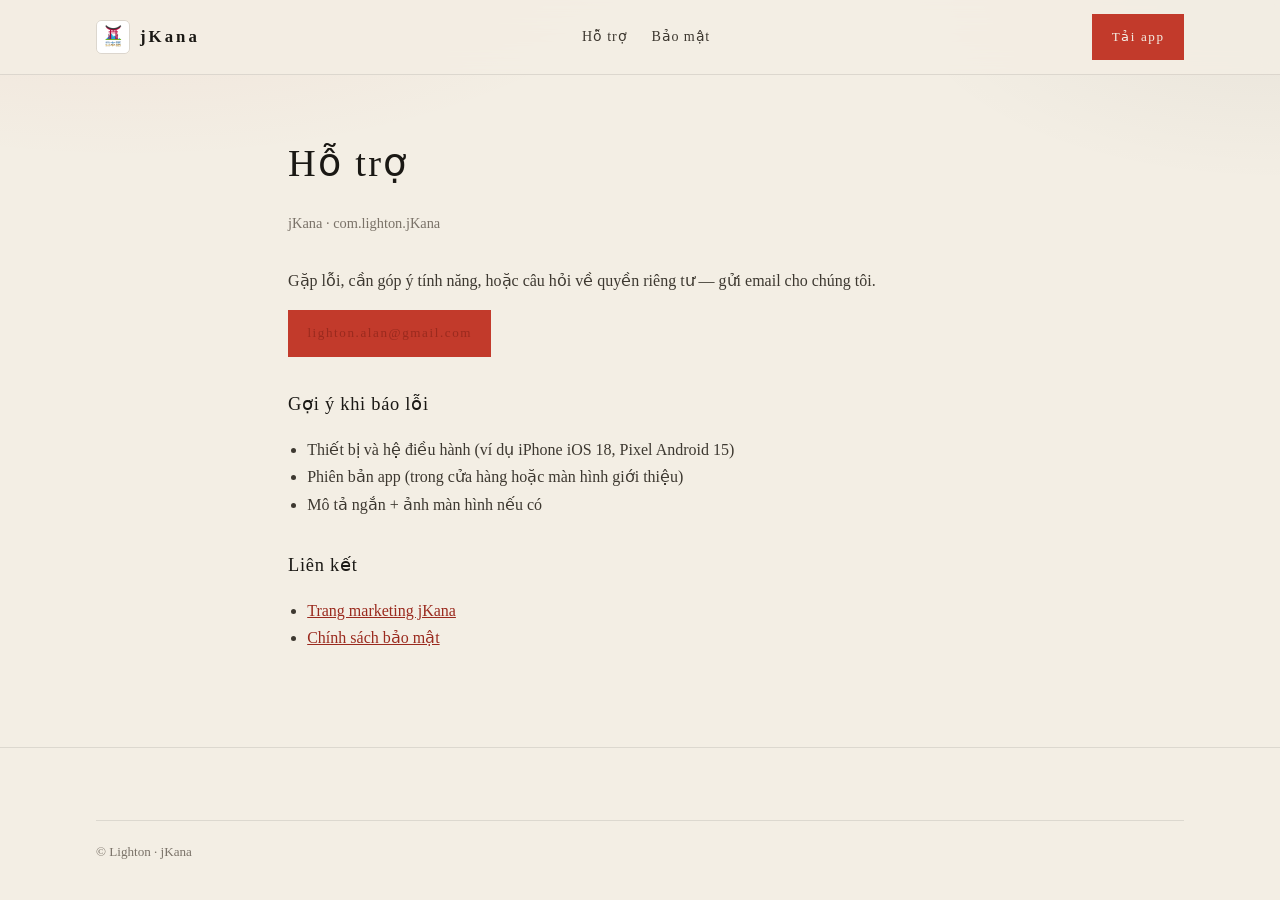
<file: sumi/support/index.html>
<!DOCTYPE html>
<html lang="vi"><head>
  <meta charset="utf-8">
  <meta http-equiv="refresh" content="0; url=/jkana/support/">
  <link rel="canonical" href="https://lightonalan.github.io/jkana/support/">
  <title>Redirecting</title>
</head><body><p><a href="/jkana/support/">Hỗ trợ jKana</a></p></body></html>
</file>
<file: styles.css>
@import url("https://fonts.googleapis.com/css2?family=Be+Vietnam+Pro:wght@400;500;600;700&family=Literata:opsz,wght@7..72,500;7..72,700&display=swap");

:root {
  --ink: #14110f;
  --ink-soft: #3a322c;
  --paper: #f7f1e8;
  --paper-deep: #ebe2d4;
  --cinnabar: #c23b22;
  --cinnabar-deep: #9a2a16;
  --jade: #1f6b4a;
  --line: rgba(20, 17, 15, 0.12);
  --muted: #6b5f55;
  --white: #fffdf9;
  --radius: 1.25rem;
  --font-body: "Be Vietnam Pro", sans-serif;
  --font-display: "Literata", Georgia, serif;
  --max: 70rem;
}

* { box-sizing: border-box; }
html { scroll-behavior: smooth; }
body {
  margin: 0;
  min-height: 100vh;
  color: var(--ink);
  background: var(--paper);
  font-family: var(--font-body);
  line-height: 1.65;
  -webkit-font-smoothing: antialiased;
}

a { color: inherit; }
img { max-width: 100%; display: block; }

.wrap {
  width: min(100% - 2.5rem, var(--max));
  margin-inline: auto;
}

/* —— Site chrome —— */
.site-header {
  position: sticky;
  top: 0;
  z-index: 40;
  background: color-mix(in srgb, var(--paper) 88%, transparent);
  border-bottom: 1px solid var(--line);
  backdrop-filter: blur(12px);
}
.nav {
  display: flex;
  align-items: center;
  justify-content: space-between;
  gap: 1rem;
  padding: 0.9rem 0;
}
.brand {
  display: inline-flex;
  align-items: center;
  gap: 0.7rem;
  text-decoration: none;
  font-family: var(--font-display);
  font-weight: 700;
  font-size: 1.15rem;
  letter-spacing: -0.02em;
}
.brand img {
  width: 2.25rem;
  height: 2.25rem;
  border-radius: 0.65rem;
}
.nav-links {
  display: none;
  gap: 1.6rem;
  font-size: 0.92rem;
  color: var(--ink-soft);
}
.nav-links a {
  text-decoration: none;
  position: relative;
}
.nav-links a::after {
  content: "";
  position: absolute;
  left: 0;
  bottom: -0.2rem;
  width: 100%;
  height: 1.5px;
  background: var(--cinnabar);
  transform: scaleX(0);
  transform-origin: left;
  transition: transform 0.25s ease;
}
.nav-links a:hover::after { transform: scaleX(1); }

.btn {
  display: inline-flex;
  align-items: center;
  justify-content: center;
  gap: 0.5rem;
  padding: 0.75rem 1.25rem;
  border-radius: 999px;
  border: 1px solid transparent;
  background: var(--cinnabar);
  color: var(--white);
  font-weight: 600;
  font-size: 0.95rem;
  text-decoration: none;
  transition: transform 0.2s ease, background 0.2s ease;
}
.btn:hover {
  background: var(--cinnabar-deep);
  transform: translateY(-1px);
}
.btn-dark {
  background: var(--ink);
}
.btn-dark:hover { background: #000; }
.btn-ghost {
  background: transparent;
  border-color: var(--line);
  color: var(--ink);
}
.btn-ghost:hover {
  background: var(--white);
  transform: none;
}

/* —— Marketing hero —— */
.hero {
  position: relative;
  min-height: min(92vh, 54rem);
  display: grid;
  align-items: end;
  overflow: hidden;
  color: var(--white);
  isolation: isolate;
}
.hero-bg {
  position: absolute;
  inset: 0;
  z-index: -2;
  background:
    radial-gradient(ellipse 80% 60% at 70% 20%, rgba(194, 59, 34, 0.55), transparent 55%),
    radial-gradient(ellipse 50% 50% at 15% 80%, rgba(31, 107, 74, 0.35), transparent 50%),
    linear-gradient(155deg, #1a120e 0%, #3d1a14 42%, #0f1f18 100%);
}
.hero-bg::after {
  content: "";
  position: absolute;
  inset: 0;
  opacity: 0.18;
  background-image:
    linear-gradient(rgba(255,255,255,0.06) 1px, transparent 1px),
    linear-gradient(90deg, rgba(255,255,255,0.06) 1px, transparent 1px);
  background-size: 48px 48px;
  mask-image: radial-gradient(ellipse at center, #000 30%, transparent 75%);
}
.hero-inner {
  width: min(100% - 2.5rem, var(--max));
  margin: 0 auto;
  padding: 7rem 0 3.5rem;
  display: grid;
  gap: 2.5rem;
}
.hero-copy {
  max-width: 34rem;
  animation: rise 0.9s ease both;
}
.hero-brand {
  font-family: var(--font-display);
  font-size: clamp(2.8rem, 8vw, 4.75rem);
  font-weight: 700;
  line-height: 0.95;
  letter-spacing: -0.03em;
  margin: 0 0 1.25rem;
}
.hero-lead {
  margin: 0 0 1.75rem;
  font-size: 1.1rem;
  color: rgba(255, 253, 249, 0.82);
  max-width: 28rem;
}
.hero-actions {
  display: flex;
  flex-wrap: wrap;
  gap: 0.85rem;
}
.hero-visual {
  justify-self: center;
  width: min(100%, 22rem);
  aspect-ratio: 1;
  animation: float-in 1.1s 0.15s ease both;
}
.hero-orb {
  width: 100%;
  height: 100%;
  border-radius: 50%;
  background:
    radial-gradient(circle at 35% 30%, rgba(255,253,249,0.35), transparent 40%),
    linear-gradient(160deg, #fff8ef 0%, #f0d9b8 45%, #c23b22 100%);
  display: grid;
  place-items: center;
  box-shadow: 0 30px 80px rgba(0,0,0,0.35);
  animation: drift 8s ease-in-out infinite;
  position: relative;
}
.hero-orb::before {
  content: "";
  position: absolute;
  inset: 8%;
  border-radius: 50%;
  border: 1px solid rgba(20, 17, 15, 0.12);
}
.hero-orb-day {
  text-align: center;
  color: var(--ink);
  z-index: 1;
}
.hero-orb-day small {
  display: block;
  font-size: 0.85rem;
  letter-spacing: 0.08em;
  text-transform: uppercase;
  color: var(--ink-soft);
}
.hero-orb-day strong {
  display: block;
  font-family: var(--font-display);
  font-size: clamp(3.5rem, 12vw, 5rem);
  line-height: 1;
  margin: 0.2rem 0;
}
.hero-orb-day span {
  font-size: 0.95rem;
  color: var(--cinnabar-deep);
  font-weight: 600;
}

@keyframes rise {
  from { opacity: 0; transform: translateY(24px); }
  to { opacity: 1; transform: none; }
}
@keyframes float-in {
  from { opacity: 0; transform: translateY(36px) scale(0.96); }
  to { opacity: 1; transform: none; }
}
@keyframes drift {
  0%, 100% { transform: translateY(0); }
  50% { transform: translateY(-10px); }
}

@media (min-width: 880px) {
  .nav-links { display: flex; }
  .hero-inner {
    grid-template-columns: 1.1fr 0.9fr;
    align-items: center;
    padding: 8.5rem 0 4.5rem;
  }
  .hero-visual { justify-self: end; width: 24rem; }
}

/* —— Sections —— */
.section {
  padding: 4.5rem 0;
}
.section-head {
  max-width: 34rem;
  margin-bottom: 2.5rem;
}
.section-head h2 {
  font-family: var(--font-display);
  font-size: clamp(1.9rem, 3.5vw, 2.6rem);
  line-height: 1.15;
  margin: 0 0 0.75rem;
  letter-spacing: -0.02em;
}
.section-head p {
  margin: 0;
  color: var(--muted);
  font-size: 1.05rem;
}

.feature-list {
  display: grid;
  gap: 0;
  border-top: 1px solid var(--line);
}
.feature-row {
  display: grid;
  gap: 0.75rem;
  padding: 1.5rem 0;
  border-bottom: 1px solid var(--line);
  animation: rise 0.7s ease both;
}
.feature-row:nth-child(2) { animation-delay: 0.05s; }
.feature-row:nth-child(3) { animation-delay: 0.1s; }
.feature-row:nth-child(4) { animation-delay: 0.15s; }
.feature-row h3 {
  margin: 0;
  font-size: 1.15rem;
  font-weight: 600;
}
.feature-row p {
  margin: 0;
  color: var(--muted);
}
@media (min-width: 800px) {
  .feature-row {
    grid-template-columns: 14rem 1fr;
    align-items: baseline;
    gap: 2rem;
  }
}

.band {
  background: var(--ink);
  color: var(--white);
  padding: 4rem 0;
  text-align: center;
}
.band h2 {
  font-family: var(--font-display);
  font-size: clamp(1.8rem, 3vw, 2.4rem);
  margin: 0 0 0.75rem;
}
.band p {
  margin: 0 auto 1.5rem;
  max-width: 28rem;
  color: rgba(255,253,249,0.75);
}
.band .btn {
  background: var(--white);
  color: var(--ink);
}
.band .btn:hover { background: var(--paper); }

.site-footer {
  border-top: 1px solid var(--line);
  background: var(--paper-deep);
  padding: 3rem 0 2.5rem;
}
.footer-grid {
  display: grid;
  gap: 2rem;
}
.footer-grid strong {
  display: block;
  margin-bottom: 0.65rem;
  font-size: 0.85rem;
  letter-spacing: 0.04em;
  text-transform: uppercase;
  color: var(--muted);
}
.footer-grid a {
  display: block;
  text-decoration: none;
  color: var(--ink-soft);
  margin-bottom: 0.4rem;
}
.footer-grid a:hover { color: var(--cinnabar); }
.footer-brand {
  font-family: var(--font-display);
  font-size: 1.35rem;
  font-weight: 700;
  margin: 0 0 0.5rem;
}
.footer-note {
  color: var(--muted);
  font-size: 0.92rem;
  margin: 0;
  max-width: 22rem;
}
@media (min-width: 800px) {
  .footer-grid { grid-template-columns: 1.4fr 1fr 1fr; }
}

/* —— Support / legal pages —— */
.page {
  width: min(100% - 2.5rem, 44rem);
  margin: 0 auto;
  padding: 5.5rem 0 4rem;
  color: var(--ink-soft);
}
.page h1 {
  font-family: var(--font-display);
  font-size: clamp(2.2rem, 4vw, 3rem);
  color: var(--ink);
  margin: 0 0 0.75rem;
  letter-spacing: -0.02em;
  line-height: 1.15;
}
.page .lede {
  font-size: 1.1rem;
  margin: 0 0 2rem;
  color: var(--muted);
}
.page h2 {
  color: var(--ink);
  font-size: 1.2rem;
  margin: 2.25rem 0 0.75rem;
}
.page a { color: var(--cinnabar-deep); }
.page .date {
  color: var(--muted);
  font-size: 0.9rem;
}

.contact-block {
  padding: 1.5rem 0;
  border-top: 1px solid var(--line);
  border-bottom: 1px solid var(--line);
  margin-bottom: 2rem;
}
.contact-block a.mail {
  font-family: var(--font-display);
  font-size: 1.5rem;
  font-weight: 700;
  text-decoration: none;
  color: var(--ink);
}
.contact-block a.mail:hover { color: var(--cinnabar); }
.meta {
  margin: 0.5rem 0 0;
  font-size: 0.9rem;
  color: var(--muted);
}

.faq {
  display: grid;
  gap: 0.5rem;
}
.faq details {
  border-bottom: 1px solid var(--line);
  padding: 1rem 0;
}
.faq summary {
  cursor: pointer;
  font-weight: 600;
  color: var(--ink);
  list-style: none;
}
.faq summary::-webkit-details-marker { display: none; }
.faq summary::after {
  content: "+";
  float: right;
  color: var(--cinnabar);
  font-weight: 500;
}
.faq details[open] summary::after { content: "−"; }
.faq details p {
  margin: 0.75rem 0 0;
  color: var(--muted);
}

/* Legacy aliases used by privacy/terms */
.header { /* maps old class */ }
.article, article.page-legacy {
  width: min(100% - 2.5rem, 44rem);
  margin: 0 auto;
  padding: 5.5rem 0 4rem;
  color: var(--ink-soft);
}
article h1 {
  font-family: var(--font-display);
  color: var(--ink);
}
article h2 { color: var(--ink); margin-top: 2rem; }
article a { color: var(--cinnabar-deep); }
.muted { color: var(--muted); }
.card {
  background: var(--white);
  border: 1px solid var(--line);
  border-radius: var(--radius);
  padding: 1.25rem;
}
.btn, .brand { /* already defined */ }
.nav { /* already */ }
.wrap { /* already */ }
.footer { /* prefer .site-footer */ }
)
</file>
<file: jkana/styles.css>
@import url("https://fonts.googleapis.com/css2?family=Noto+Serif+JP:wght@300;400;500;600&family=Shippori+Mincho:wght@500;600&display=swap");

:root {
  --sumi: #1a1814;
  --sumi-soft: #3d3830;
  --sumi-mute: #7a7268;
  --washi: #f3eee4;
  --washi-deep: #e6dfd2;
  --card: #faf7f0;
  --vermillion: #c23a2b;
  --vermillion-deep: #9a2a1e;
  --line: rgba(26, 24, 20, 0.1);
  --max: 68rem;
  --font: "Noto Serif JP", "Hiragino Mincho ProN", serif;
  --display: "Shippori Mincho", "Noto Serif JP", serif;
}

* { box-sizing: border-box; }
html { scroll-behavior: smooth; }
body {
  margin: 0;
  min-height: 100vh;
  color: var(--sumi);
  background:
    radial-gradient(ellipse 80% 50% at 10% -10%, rgba(194, 58, 43, 0.08), transparent 55%),
    radial-gradient(ellipse 60% 40% at 100% 0%, rgba(26, 24, 20, 0.05), transparent 50%),
    var(--washi);
  font-family: var(--font);
  font-weight: 300;
  line-height: 1.7;
  -webkit-font-smoothing: antialiased;
}

a { color: inherit; }
img { max-width: 100%; display: block; }

.wrap {
  width: min(100% - 2.5rem, var(--max));
  margin-inline: auto;
}

.site-header {
  position: sticky;
  top: 0;
  z-index: 40;
  background: color-mix(in srgb, var(--washi) 90%, transparent);
  border-bottom: 1px solid var(--line);
  backdrop-filter: blur(14px);
}
.nav {
  display: flex;
  align-items: center;
  justify-content: space-between;
  gap: 1rem;
  padding: 0.85rem 0;
}
.brand {
  display: inline-flex;
  align-items: center;
  gap: 0.65rem;
  text-decoration: none;
  font-family: var(--display);
  font-weight: 600;
  letter-spacing: 0.18em;
  font-size: 1.05rem;
}
.brand img {
  width: 2.1rem;
  height: 2.1rem;
  border-radius: 0.35rem;
  border: 1px solid var(--line);
}
.nav-links {
  display: none;
  gap: 1.5rem;
  font-size: 0.88rem;
  letter-spacing: 0.06em;
  color: var(--sumi-soft);
}
.nav-links a { text-decoration: none; }
.nav-links a:hover { color: var(--vermillion); }

.btn {
  display: inline-flex;
  align-items: center;
  justify-content: center;
  padding: 0.7rem 1.15rem;
  border: 1px solid var(--vermillion);
  background: var(--vermillion);
  color: var(--washi);
  text-decoration: none;
  font-size: 0.82rem;
  letter-spacing: 0.12em;
  font-weight: 400;
  transition: background 0.2s ease, color 0.2s ease;
}
.btn:hover { background: var(--vermillion-deep); }
.btn-ghost {
  background: transparent;
  color: var(--sumi);
  border-color: var(--line);
}
.btn-ghost:hover {
  border-color: var(--sumi);
  background: transparent;
  color: var(--sumi);
}
.btn[aria-disabled="true"] {
  opacity: 0.55;
  pointer-events: none;
}

.hero {
  position: relative;
  min-height: min(88vh, 52rem);
  display: grid;
  align-items: end;
  overflow: hidden;
  border-bottom: 1px solid var(--line);
}
.hero-plane {
  position: absolute;
  inset: 0;
  background:
    linear-gradient(180deg, transparent 35%, var(--washi) 92%),
    url("icon.png") center 18% / min(72vw, 28rem) no-repeat;
  opacity: 0.18;
  filter: grayscale(0.15);
  pointer-events: none;
}
.hero-inner {
  position: relative;
  width: min(100% - 2.5rem, 44rem);
  margin: 0 auto;
  padding: 7rem 0 4.5rem;
  animation: rise 0.9s ease-out both;
}
.hero-seal {
  display: inline-block;
  margin-bottom: 1.25rem;
  padding: 0.35rem 0.55rem;
  border: 1.5px solid var(--vermillion);
  color: var(--vermillion);
  font-size: 0.95rem;
  letter-spacing: 0.2em;
  font-weight: 500;
}
.hero h1 {
  margin: 0;
  font-family: var(--display);
  font-weight: 600;
  font-size: clamp(3.2rem, 12vw, 5.5rem);
  letter-spacing: 0.22em;
  line-height: 1.05;
}
.hero-lead {
  margin: 1.25rem 0 0;
  max-width: 28rem;
  color: var(--sumi-soft);
  font-size: 1.05rem;
  letter-spacing: 0.02em;
}
.hero-actions {
  display: flex;
  flex-wrap: wrap;
  gap: 0.75rem;
  margin-top: 2rem;
}

.section {
  padding: 4.5rem 0;
}
.section-head {
  max-width: 34rem;
  margin-bottom: 2.5rem;
}
.section-head h2 {
  margin: 0 0 0.75rem;
  font-family: var(--display);
  font-weight: 500;
  font-size: clamp(1.6rem, 3.5vw, 2.1rem);
  letter-spacing: 0.08em;
}
.section-head p {
  margin: 0;
  color: var(--sumi-mute);
}

.feature-grid {
  display: grid;
  gap: 1rem;
}
.feature {
  padding: 1.35rem 1.4rem;
  background: color-mix(in srgb, var(--card) 80%, transparent);
  border-left: 2px solid var(--vermillion);
  border-bottom: 1px solid var(--line);
}
.feature h3 {
  margin: 0 0 0.4rem;
  font-size: 1.05rem;
  font-weight: 500;
  letter-spacing: 0.06em;
}
.feature p {
  margin: 0;
  color: var(--sumi-mute);
  font-size: 0.95rem;
}

.band {
  padding: 3.5rem 0;
  background: var(--sumi);
  color: var(--washi);
}
.band h2 {
  margin: 0 0 0.6rem;
  font-family: var(--display);
  font-weight: 500;
  letter-spacing: 0.1em;
}
.band p {
  margin: 0 0 1.5rem;
  color: color-mix(in srgb, var(--washi) 75%, transparent);
  max-width: 30rem;
}
.band .btn {
  border-color: var(--washi);
  background: var(--washi);
  color: var(--sumi);
}
.band .btn:hover { background: var(--washi-deep); }

.page {
  width: min(100% - 2.5rem, 44rem);
  margin: 0 auto;
  padding: 3.5rem 0 5rem;
}
.page h1 {
  margin: 0 0 0.5rem;
  font-family: var(--display);
  font-weight: 500;
  font-size: clamp(1.8rem, 4vw, 2.4rem);
  letter-spacing: 0.06em;
}
.page .date {
  color: var(--sumi-mute);
  font-size: 0.9rem;
  margin-bottom: 2rem;
}
.page h2 {
  margin: 2rem 0 0.75rem;
  font-size: 1.15rem;
  font-weight: 500;
  letter-spacing: 0.04em;
}
.page p, .page li { color: var(--sumi-soft); }
.page ul { padding-left: 1.2rem; }
.page a { color: var(--vermillion-deep); }

.site-footer {
  border-top: 1px solid var(--line);
  padding: 2.5rem 0 3rem;
  font-size: 0.9rem;
}
.footer-grid {
  display: grid;
  gap: 1.75rem;
}
.footer-brand {
  margin: 0 0 0.4rem;
  font-family: var(--display);
  font-weight: 600;
  letter-spacing: 0.16em;
}
.footer-note {
  margin: 0;
  color: var(--sumi-mute);
  max-width: 26rem;
}
.site-footer strong {
  display: block;
  margin-bottom: 0.55rem;
  font-weight: 500;
  letter-spacing: 0.06em;
}
.site-footer a {
  display: block;
  text-decoration: none;
  color: var(--sumi-soft);
  margin: 0.25rem 0;
}
.site-footer a:hover { color: var(--vermillion); }
.footer-copy {
  margin-top: 2rem;
  padding-top: 1.25rem;
  border-top: 1px solid var(--line);
  color: var(--sumi-mute);
  font-size: 0.82rem;
}

@keyframes rise {
  from { opacity: 0; transform: translateY(18px); }
  to { opacity: 1; transform: translateY(0); }
}

@media (min-width: 720px) {
  .nav-links { display: flex; }
  .feature-grid {
    grid-template-columns: 1fr 1fr;
    gap: 1rem 1.25rem;
  }
  .footer-grid {
    grid-template-columns: 1.4fr 1fr 1fr;
  }
}
</file>
